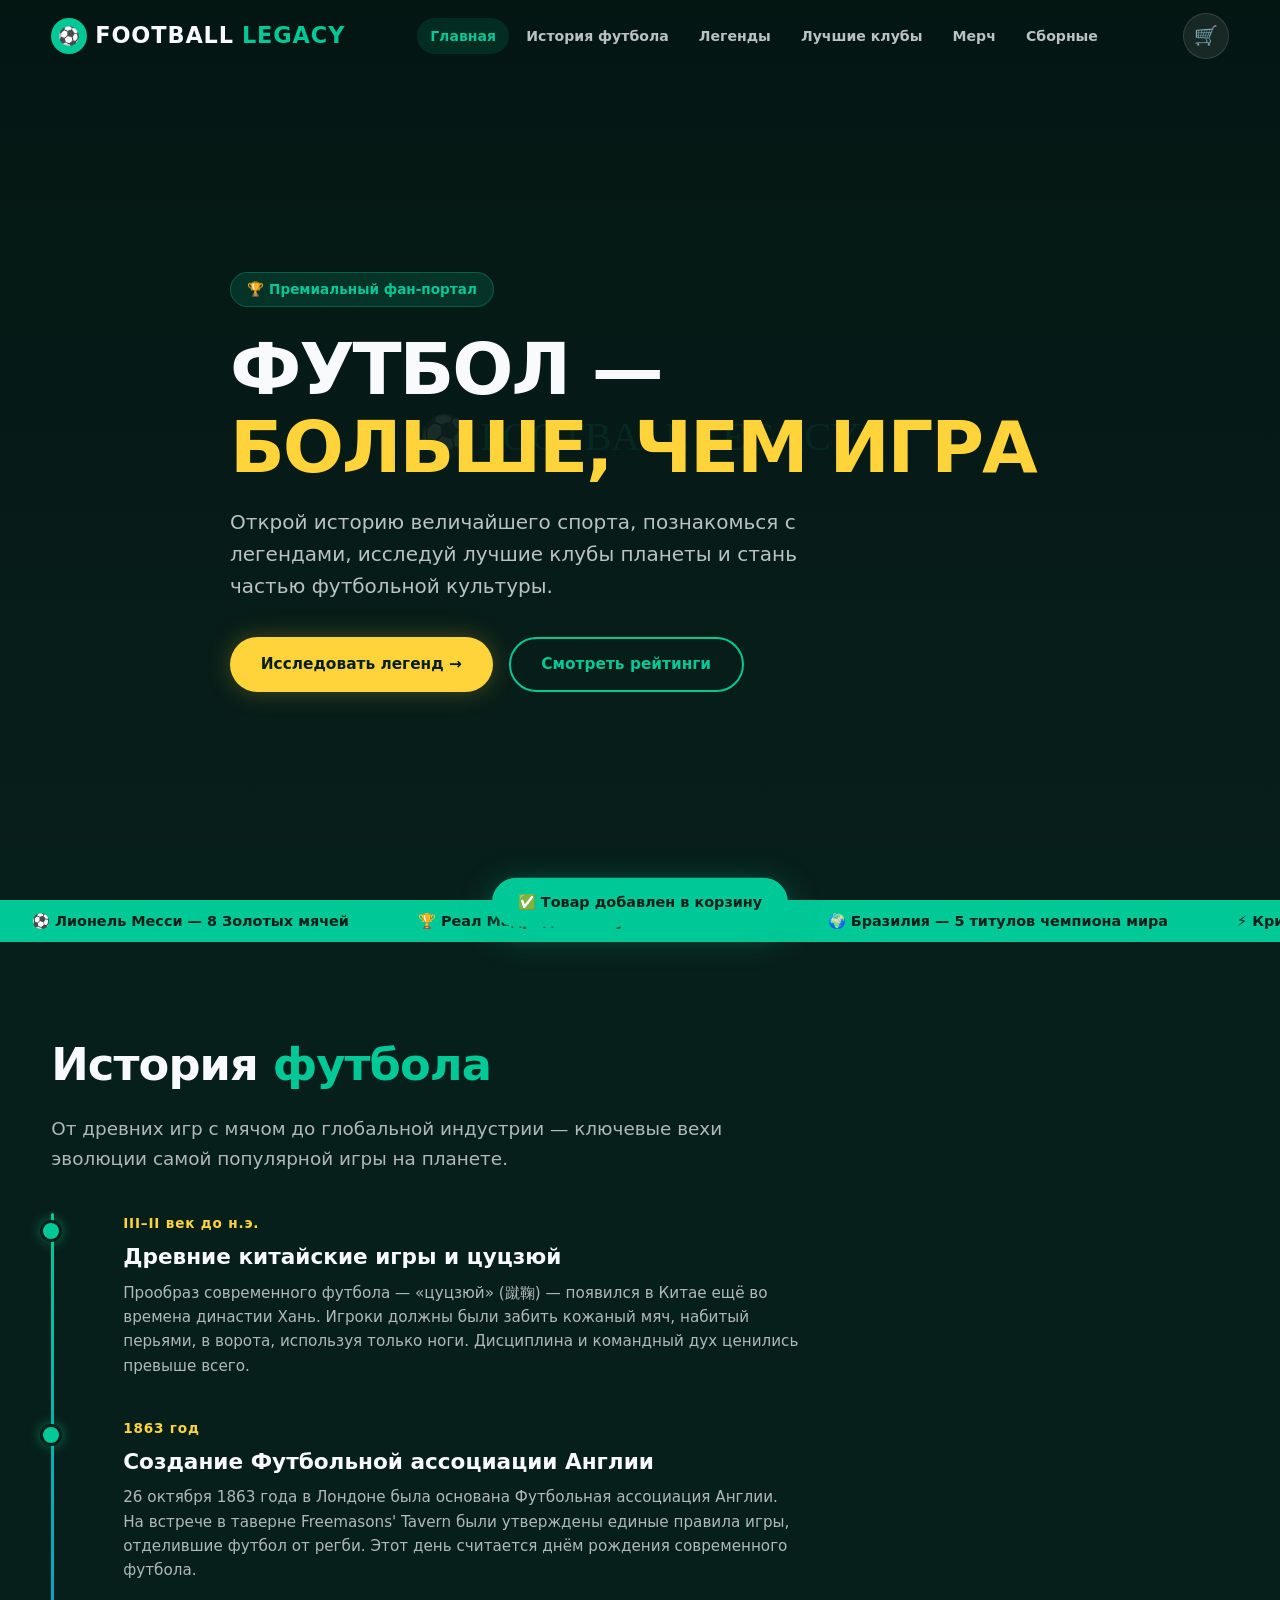
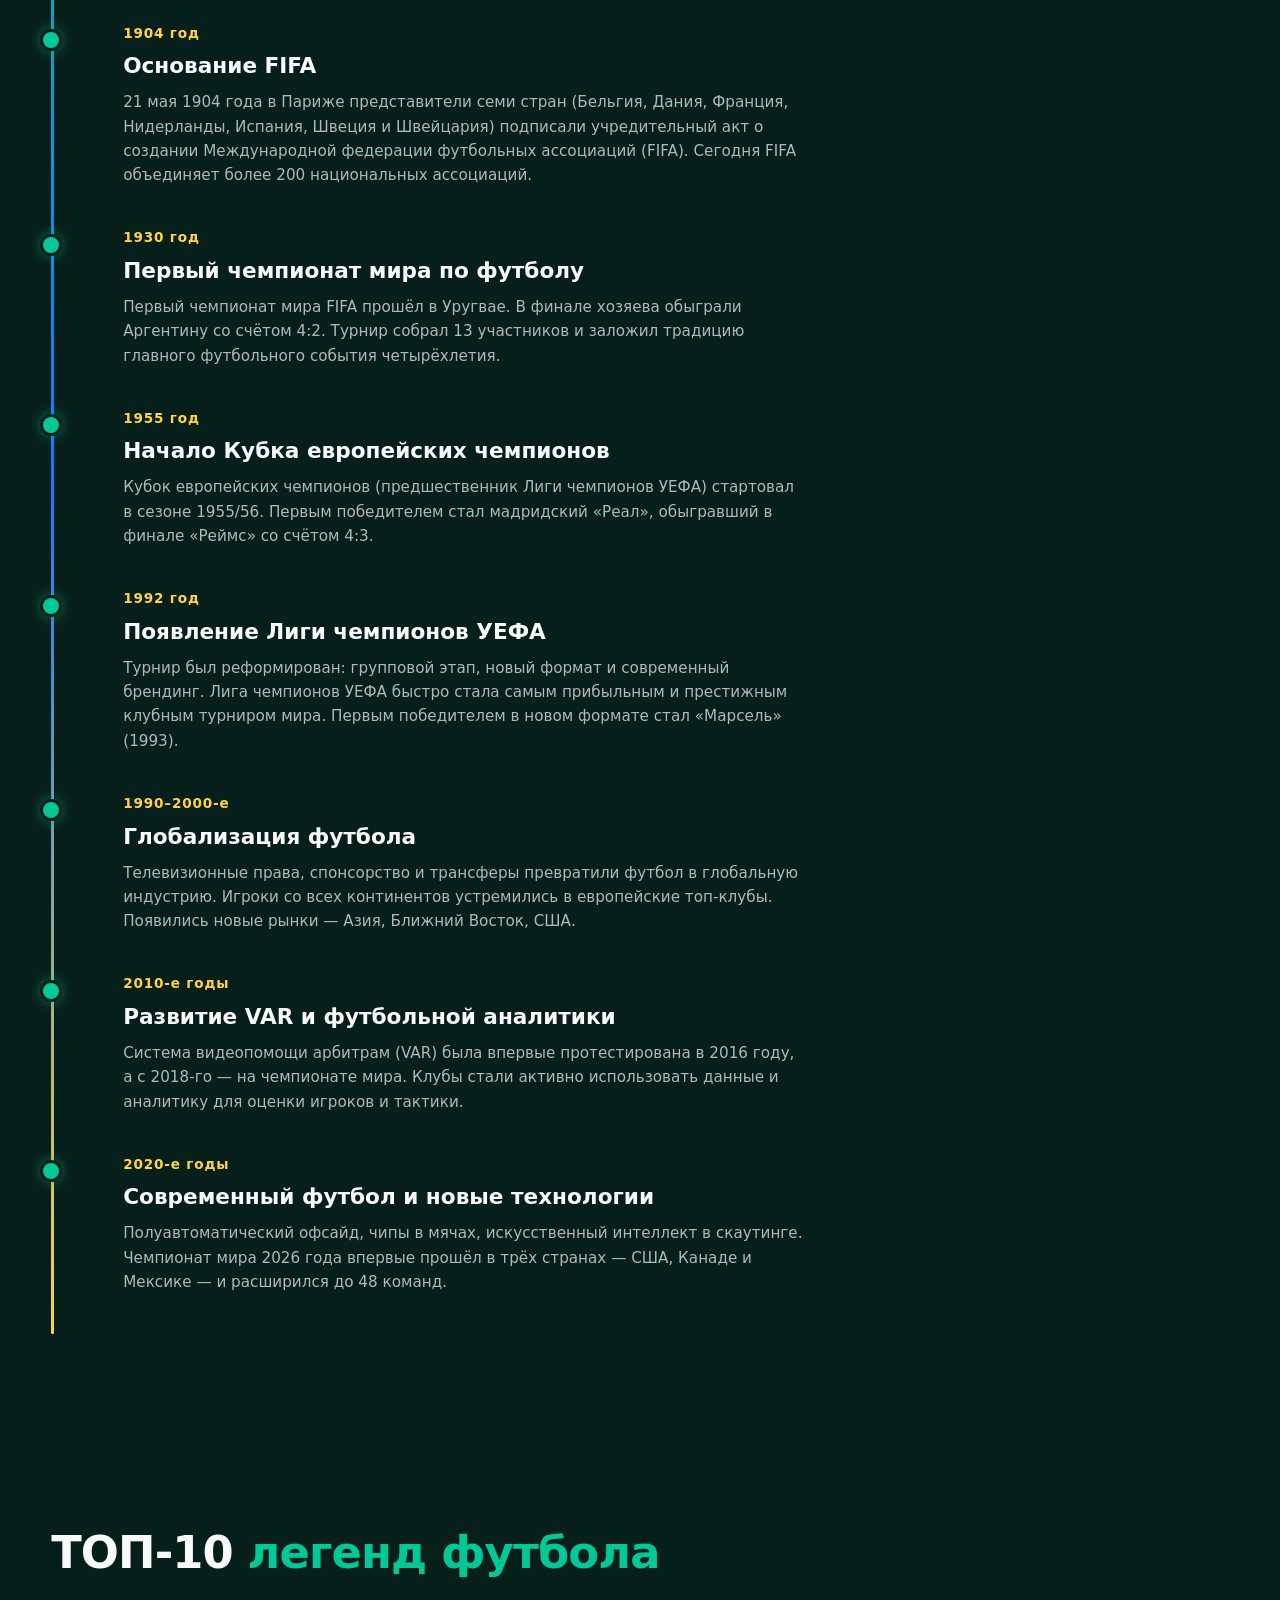
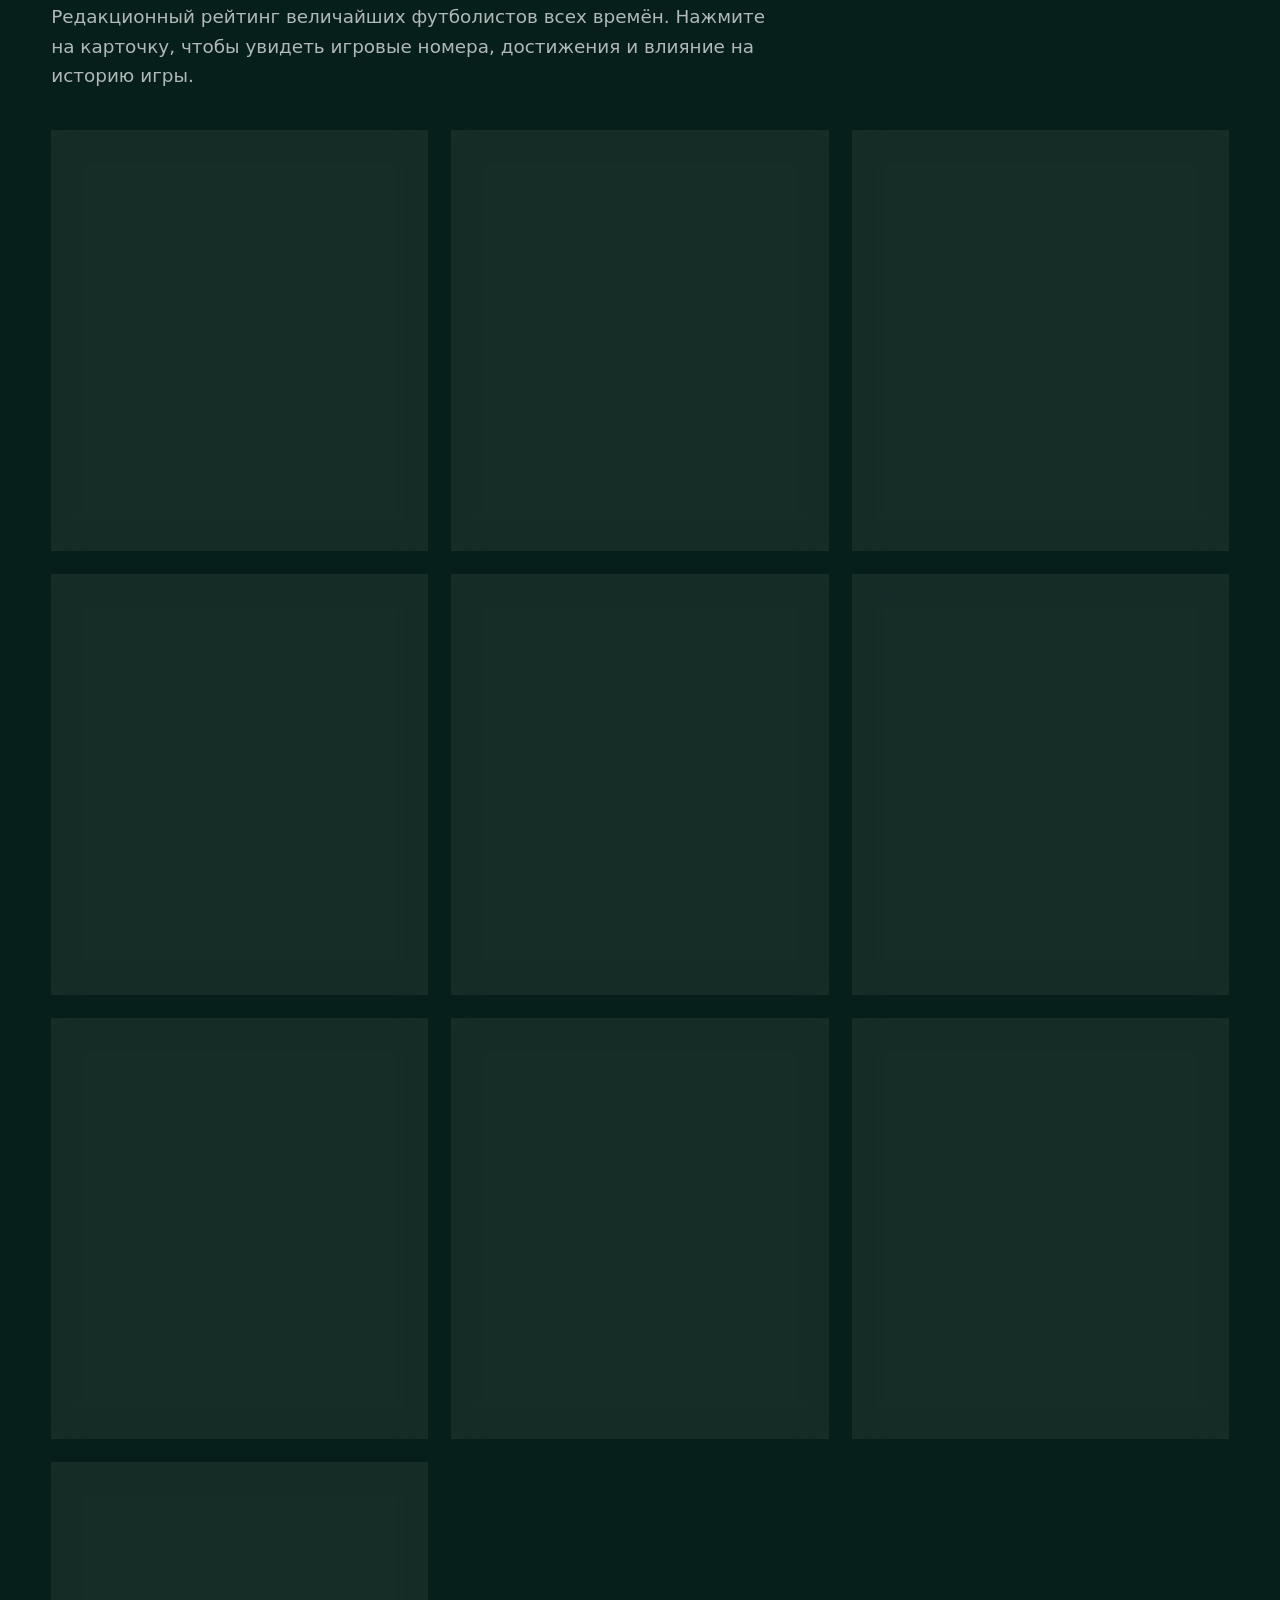
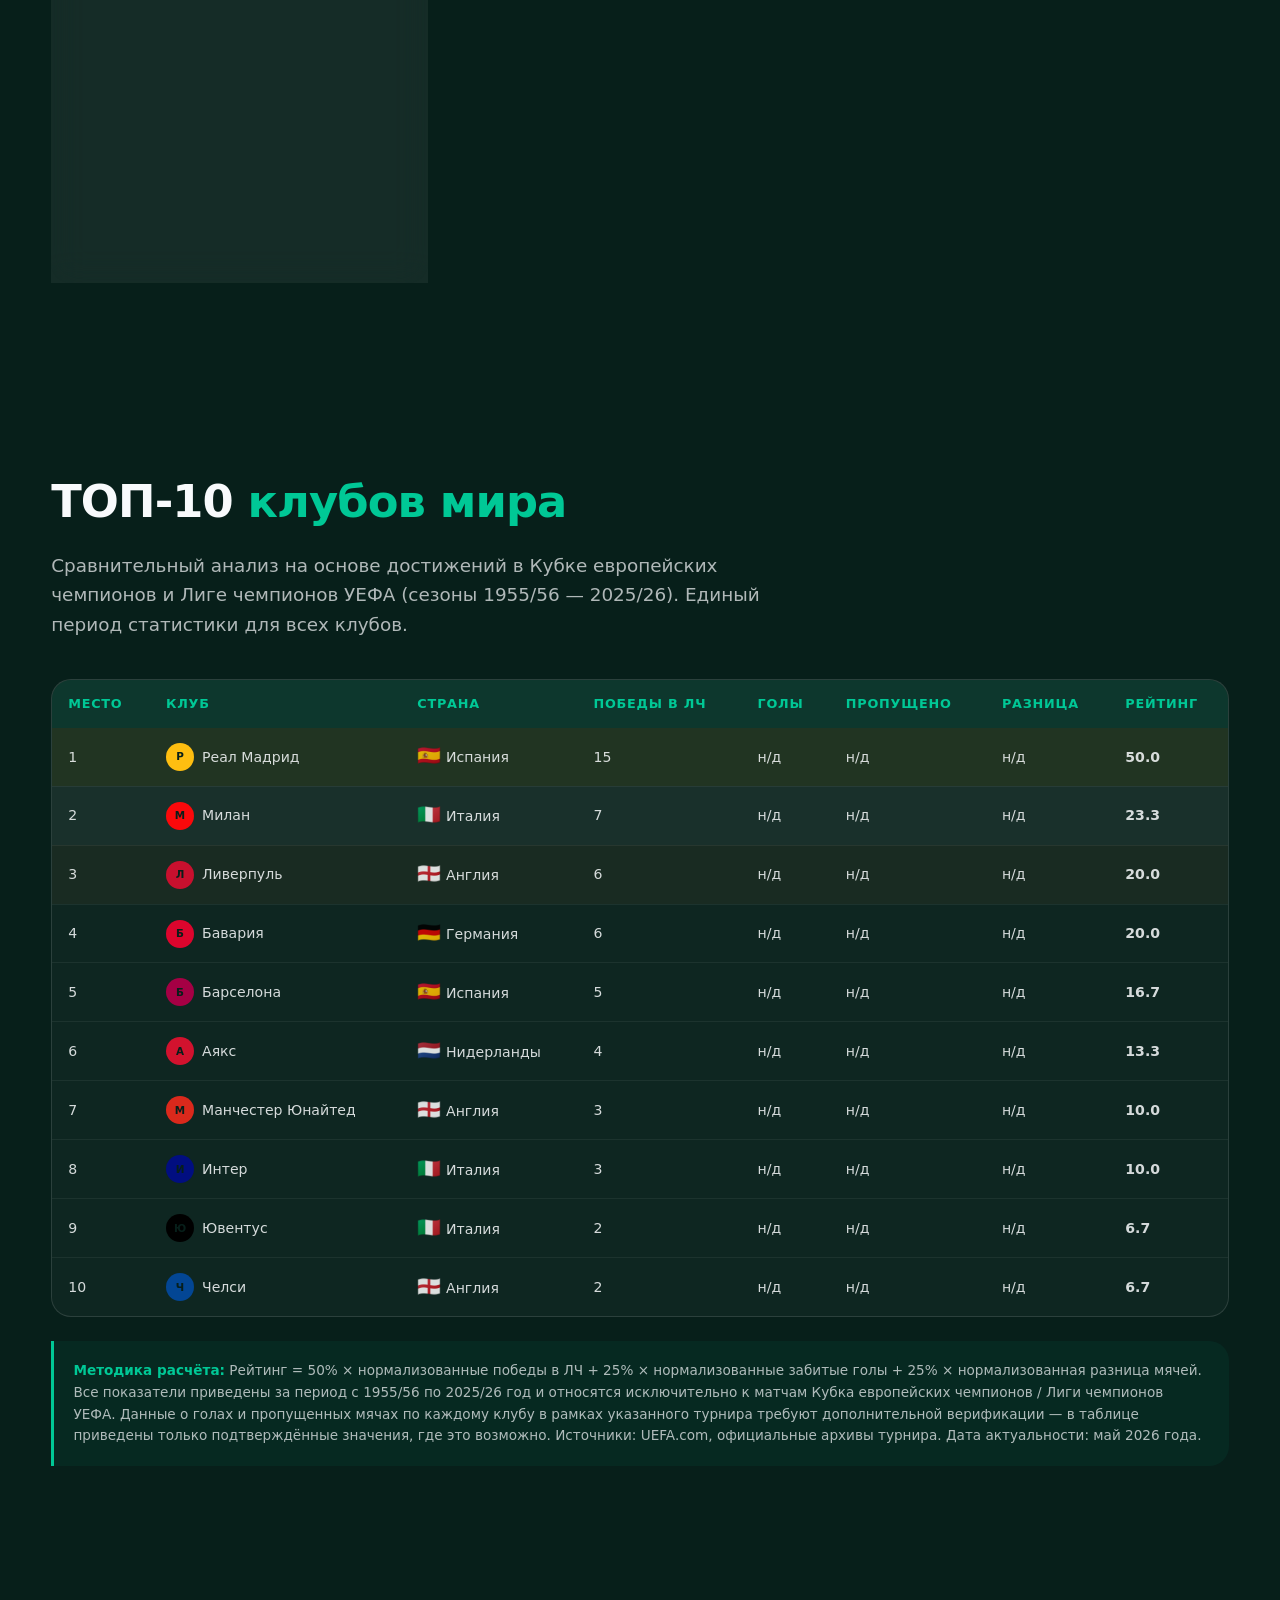
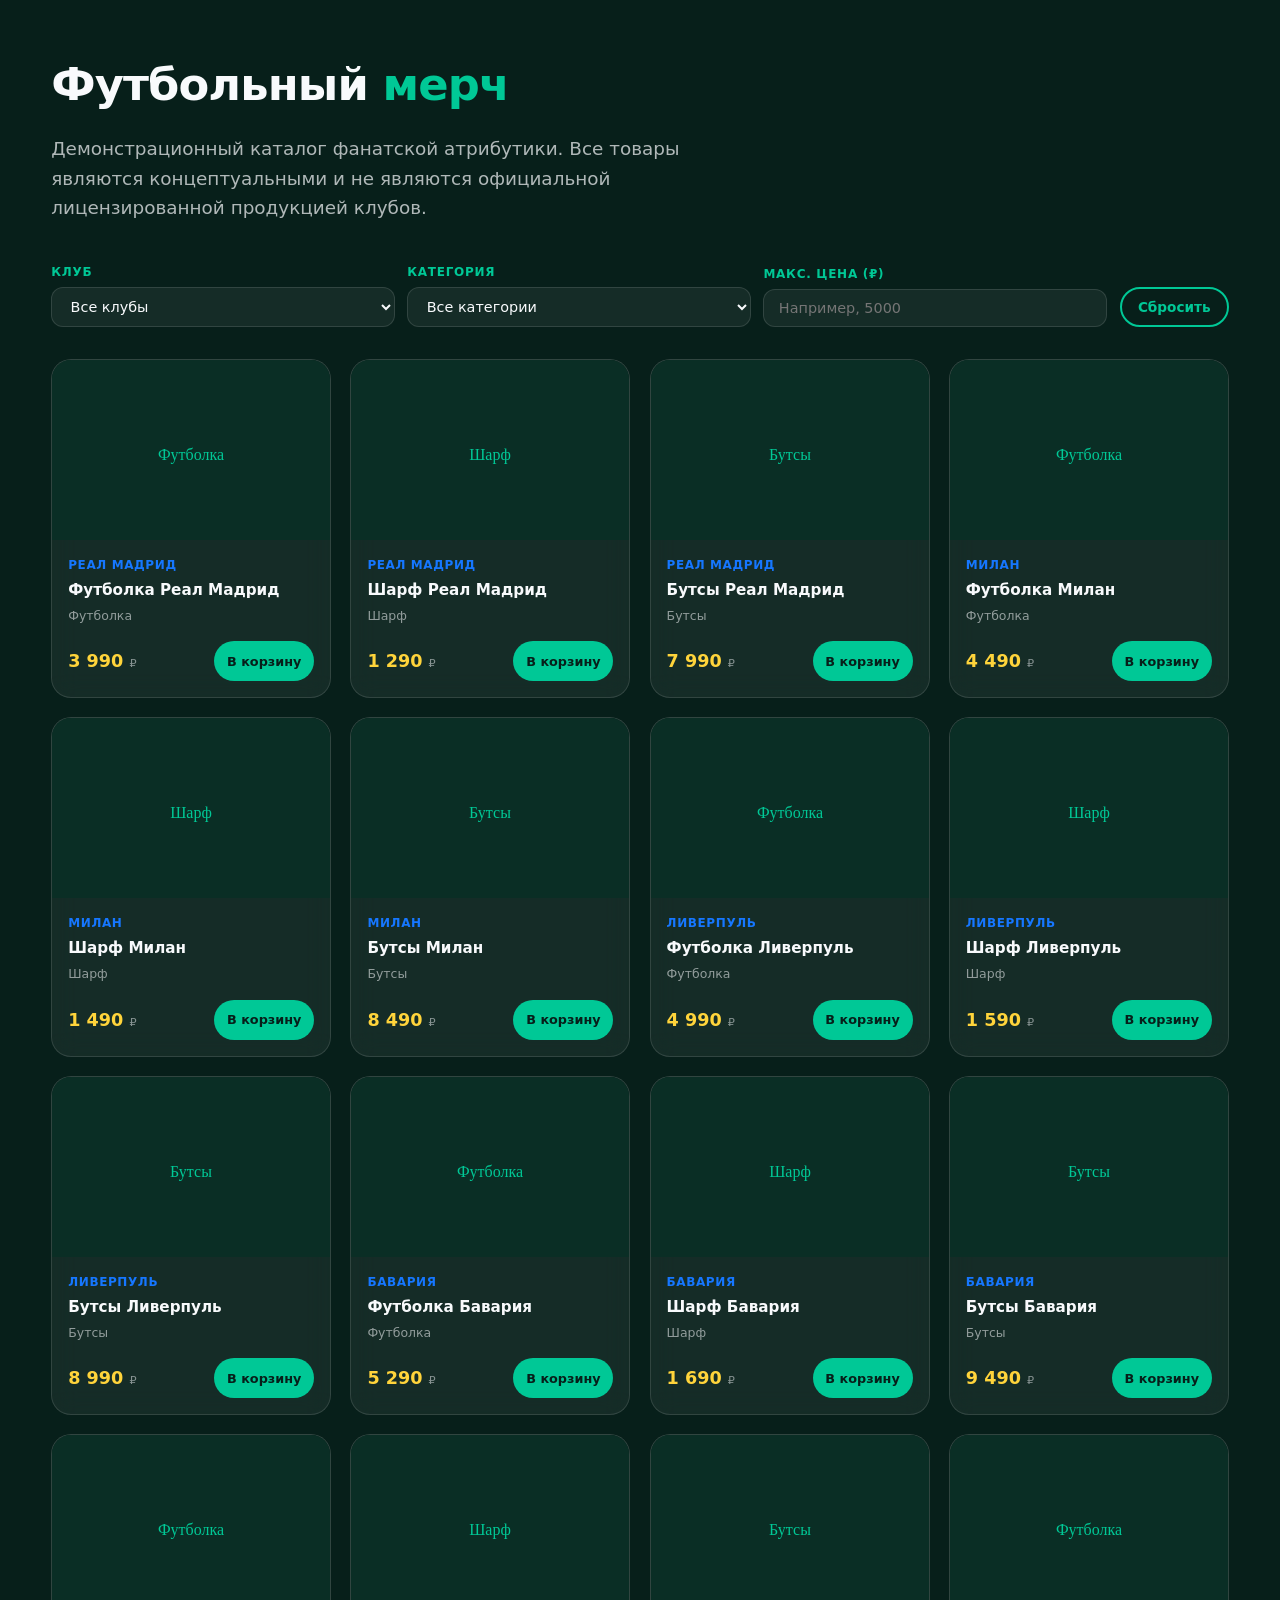
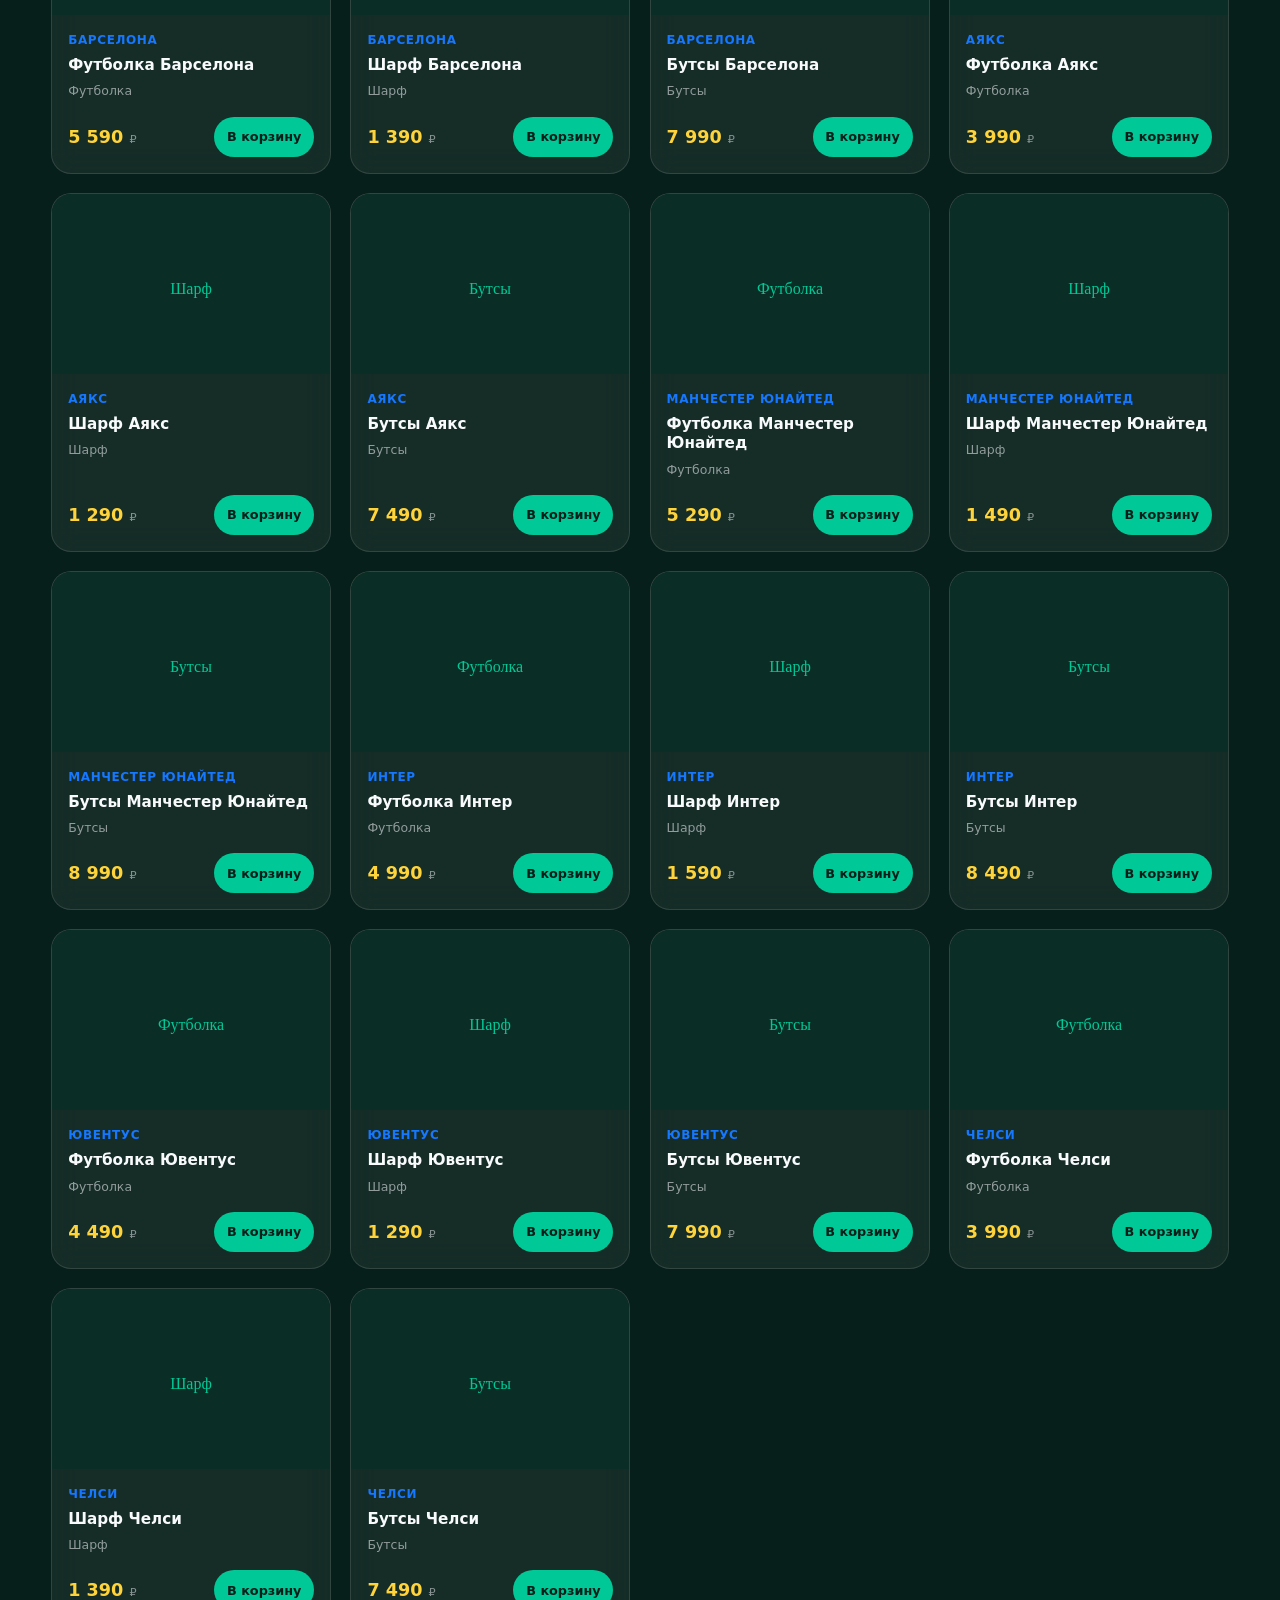
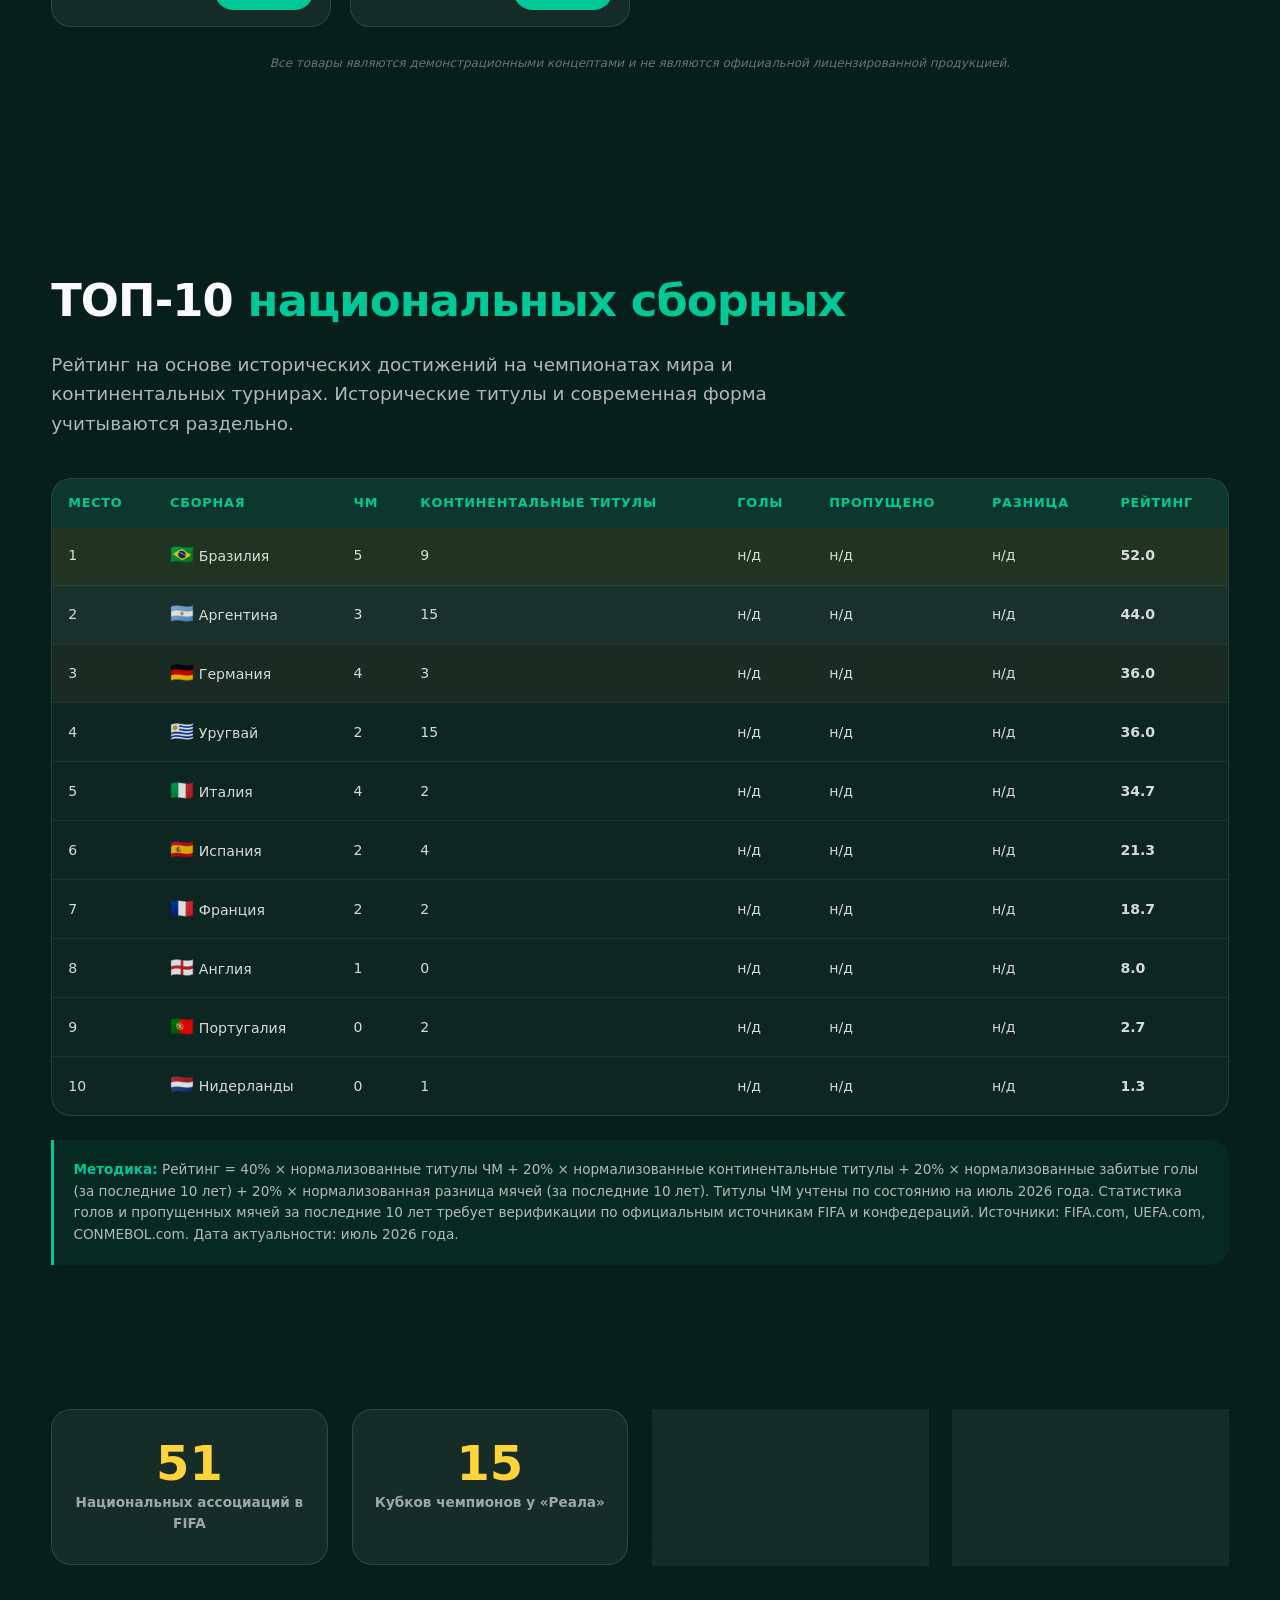
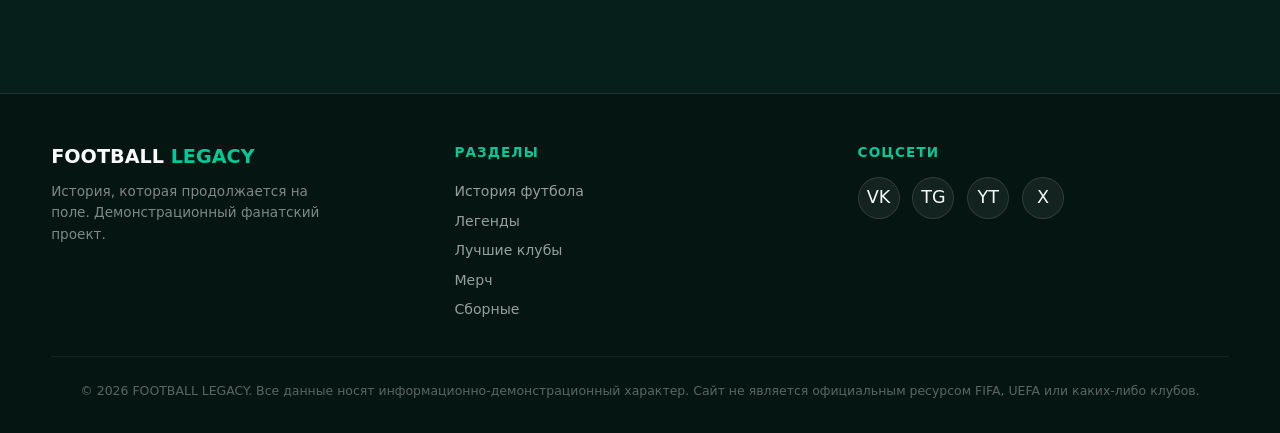
<file: indexDeepSeek.html>
<!DOCTYPE html>
<html lang="ru">
<head>
    <meta charset="UTF-8">
    <meta name="viewport" content="width=device-width, initial-scale=1.0">
    <title>FOOTBALL LEGACY — Больше, чем победа</title>
    <meta name="description" content="FOOTBALL LEGACY — премиальный фан-портал: история футбола, легенды, лучшие клубы, мерч и сборные.">
    <style>
        /* ============ БАЗОВЫЕ ПЕРЕМЕННЫЕ ============ */
        :root {
            --dark-green: #071F1A;
            --emerald: #00C896;
            --yellow: #FFD43B;
            --blue: #1677FF;
            --white: #F8FAFC;
            --glass-bg: rgba(255, 255, 255, 0.06);
            --glass-border: rgba(255, 255, 255, 0.12);
            --radius: 20px;
            --shadow: 0 8px 32px rgba(0, 0, 0, 0.35);
            --transition: 0.35s cubic-bezier(0.25, 0.8, 0.25, 1);
            --font-main: 'Segoe UI', system-ui, -apple-system, sans-serif;
        }

        * {
            margin: 0;
            padding: 0;
            box-sizing: border-box;
        }

        html {
            scroll-behavior: smooth;
        }

        body {
            font-family: var(--font-main);
            background-color: var(--dark-green);
            color: var(--white);
            line-height: 1.6;
            overflow-x: hidden;
            min-height: 100vh;
        }

        img {
            max-width: 100%;
            display: block;
        }

        a {
            color: inherit;
            text-decoration: none;
        }

        button {
            font-family: inherit;
            cursor: pointer;
            border: none;
            background: none;
            color: inherit;
        }

        ul, ol {
            list-style: none;
        }

        /* ============ УТИЛИТЫ ============ */
        .container {
            width: min(1280px, 92%);
            margin-inline: auto;
        }

        .section {
            padding: clamp(3rem, 8vw, 6rem) 0;
        }

        .section-title {
            font-size: clamp(1.8rem, 4vw, 2.8rem);
            font-weight: 800;
            letter-spacing: -0.02em;
            margin-bottom: 0.5em;
            line-height: 1.2;
        }

        .section-title span {
            color: var(--emerald);
        }

        .section-subtitle {
            font-size: clamp(0.95rem, 1.5vw, 1.15rem);
            color: rgba(248, 250, 252, 0.7);
            max-width: 720px;
            margin-bottom: 2.5rem;
        }

        .glass {
            background: var(--glass-bg);
            backdrop-filter: blur(16px);
            -webkit-backdrop-filter: blur(16px);
            border: 1px solid var(--glass-border);
            border-radius: var(--radius);
            box-shadow: var(--shadow);
        }

        .btn {
            display: inline-flex;
            align-items: center;
            justify-content: center;
            gap: 0.5rem;
            padding: 0.85em 2em;
            border-radius: 50px;
            font-weight: 700;
            font-size: clamp(0.9rem, 1.2vw, 1.05rem);
            transition: var(--transition);
            white-space: nowrap;
            min-height: 48px;
        }

        .btn-primary {
            background: var(--yellow);
            color: var(--dark-green);
            box-shadow: 0 0 24px rgba(255, 212, 59, 0.25);
        }

        .btn-primary:hover {
            background: #ffe066;
            box-shadow: 0 0 36px rgba(255, 212, 59, 0.45);
            transform: translateY(-2px);
        }

        .btn-outline {
            background: transparent;
            border: 2px solid var(--emerald);
            color: var(--emerald);
        }

        .btn-outline:hover {
            background: var(--emerald);
            color: var(--dark-green);
            box-shadow: 0 0 30px rgba(0, 200, 150, 0.35);
            transform: translateY(-2px);
        }

        .btn-sm {
            padding: 0.55em 1.2em;
            font-size: 0.85rem;
            min-height: 40px;
        }

        /* ============ АНИМАЦИИ ПОЯВЛЕНИЯ ============ */
        .reveal {
            opacity: 0;
            transform: translateY(40px);
            transition: opacity 0.8s ease, transform 0.8s ease;
        }

        .reveal.visible {
            opacity: 1;
            transform: translateY(0);
        }

        /* ============ ШАПКА ============ */
        .header {
            position: fixed;
            top: 0;
            left: 0;
            right: 0;
            z-index: 1000;
            padding: 0.8rem 0;
            transition: var(--transition);
            background: transparent;
        }

        .header.scrolled {
            background: rgba(7, 31, 26, 0.82);
            backdrop-filter: blur(20px);
            -webkit-backdrop-filter: blur(20px);
            box-shadow: 0 4px 30px rgba(0, 0, 0, 0.3);
            padding: 0.4rem 0;
        }

        .header-inner {
            display: flex;
            align-items: center;
            justify-content: space-between;
            gap: 1rem;
        }

        .logo {
            font-size: clamp(1.1rem, 2vw, 1.4rem);
            font-weight: 900;
            letter-spacing: 0.04em;
            display: flex;
            align-items: center;
            gap: 0.5rem;
            z-index: 1001;
        }

        .logo-icon {
            width: 36px;
            height: 36px;
            background: var(--emerald);
            border-radius: 50%;
            display: grid;
            place-items: center;
            font-size: 1.1rem;
            color: var(--dark-green);
            flex-shrink: 0;
        }

        .logo span {
            color: var(--emerald);
        }

        .nav {
            display: flex;
            align-items: center;
            gap: 0.3rem;
        }

        .nav a {
            padding: 0.5em 0.9em;
            border-radius: 40px;
            font-size: 0.88rem;
            font-weight: 600;
            color: rgba(248, 250, 252, 0.75);
            transition: var(--transition);
            position: relative;
            white-space: nowrap;
        }

        .nav a:hover,
        .nav a.active {
            color: var(--white);
            background: rgba(0, 200, 150, 0.12);
        }

        .nav a.active {
            color: var(--emerald);
        }

        .header-actions {
            display: flex;
            align-items: center;
            gap: 0.8rem;
        }

        .cart-btn {
            position: relative;
            width: 46px;
            height: 46px;
            border-radius: 50%;
            background: rgba(255, 255, 255, 0.08);
            border: 1px solid var(--glass-border);
            display: grid;
            place-items: center;
            font-size: 1.2rem;
            transition: var(--transition);
            color: var(--white);
        }

        .cart-btn:hover {
            background: rgba(0, 200, 150, 0.2);
            border-color: var(--emerald);
        }

        .cart-count {
            position: absolute;
            top: -4px;
            right: -4px;
            background: var(--yellow);
            color: var(--dark-green);
            font-size: 0.7rem;
            font-weight: 800;
            width: 22px;
            height: 22px;
            border-radius: 50%;
            display: grid;
            place-items: center;
            transition: var(--transition);
        }

        .cart-count.hidden {
            display: none;
        }

        .burger {
            display: none;
            width: 46px;
            height: 46px;
            border-radius: 50%;
            background: rgba(255, 255, 255, 0.08);
            border: 1px solid var(--glass-border);
            place-items: center;
            z-index: 1001;
        }

        .burger span {
            display: block;
            width: 22px;
            height: 2px;
            background: var(--white);
            margin: 4px 0;
            transition: var(--transition);
            border-radius: 2px;
        }

        .burger.active span:nth-child(1) {
            transform: rotate(45deg) translate(4px, 4px);
        }

        .burger.active span:nth-child(2) {
            opacity: 0;
        }

        .burger.active span:nth-child(3) {
            transform: rotate(-45deg) translate(4px, -4px);
        }

        /* ============ ГЛАВНЫЙ ЭКРАН ============ */
        .hero {
            position: relative;
            min-height: 100vh;
            display: flex;
            align-items: center;
            overflow: hidden;
        }

        .hero-bg {
            position: absolute;
            inset: 0;
            z-index: 0;
        }

        .hero-bg img {
            width: 100%;
            height: 100%;
            object-fit: cover;
            filter: brightness(0.35) saturate(1.2);
        }

        .hero-bg::after {
            content: '';
            position: absolute;
            inset: 0;
            background: linear-gradient(
                180deg,
                rgba(7, 31, 26, 0.55) 0%,
                rgba(7, 31, 26, 0.75) 40%,
                var(--dark-green) 100%
            );
        }

        .hero-content {
            position: relative;
            z-index: 2;
            padding: 8rem 0 4rem;
            max-width: 820px;
        }

        .hero-badge {
            display: inline-flex;
            align-items: center;
            gap: 0.5rem;
            background: rgba(0, 200, 150, 0.15);
            border: 1px solid rgba(0, 200, 150, 0.3);
            padding: 0.4em 1.2em;
            border-radius: 50px;
            font-size: 0.85rem;
            font-weight: 600;
            color: var(--emerald);
            margin-bottom: 1.5rem;
            animation: fadeInUp 0.8s ease both;
        }

        .hero h1 {
            font-size: clamp(2.2rem, 6vw, 4.5rem);
            font-weight: 900;
            line-height: 1.08;
            letter-spacing: -0.03em;
            margin-bottom: 1.2rem;
            animation: fadeInUp 0.8s 0.15s ease both;
        }

        .hero h1 span {
            color: var(--yellow);
        }

        .hero p {
            font-size: clamp(1rem, 1.6vw, 1.25rem);
            color: rgba(248, 250, 252, 0.75);
            max-width: 620px;
            margin-bottom: 2.2rem;
            animation: fadeInUp 0.8s 0.3s ease both;
        }

        .hero-buttons {
            display: flex;
            flex-wrap: wrap;
            gap: 1rem;
            animation: fadeInUp 0.8s 0.45s ease both;
        }

        @keyframes fadeInUp {
            from {
                opacity: 0;
                transform: translateY(30px);
            }
            to {
                opacity: 1;
                transform: translateY(0);
            }
        }

        /* ============ БЕГУЩАЯ СТРОКА ============ */
        .ticker {
            background: var(--emerald);
            color: var(--dark-green);
            padding: 0.6rem 0;
            overflow: hidden;
            font-weight: 700;
            font-size: 0.9rem;
            white-space: nowrap;
        }

        .ticker-inner {
            display: inline-block;
            animation: tickerMove 30s linear infinite;
        }

        .ticker-inner span {
            margin: 0 2rem;
        }

        @keyframes tickerMove {
            0% { transform: translateX(0); }
            100% { transform: translateX(-50%); }
        }

        /* ============ ТАЙМЛАЙН ============ */
        .timeline {
            position: relative;
            padding-left: 2rem;
        }

        .timeline::before {
            content: '';
            position: absolute;
            left: 0;
            top: 0;
            bottom: 0;
            width: 3px;
            background: linear-gradient(180deg, var(--emerald), var(--blue), var(--yellow));
            border-radius: 3px;
        }

        .timeline-item {
            position: relative;
            padding: 0 0 2.5rem 2.5rem;
        }

        .timeline-item::before {
            content: '';
            position: absolute;
            left: -2rem;
            top: 0.4rem;
            width: 16px;
            height: 16px;
            border-radius: 50%;
            background: var(--emerald);
            border: 3px solid var(--dark-green);
            box-shadow: 0 0 12px rgba(0, 200, 150, 0.5);
            transform: translateX(-50%);
        }

        .timeline-date {
            font-size: 0.85rem;
            font-weight: 800;
            color: var(--yellow);
            letter-spacing: 0.06em;
            margin-bottom: 0.3rem;
        }

        .timeline-item h3 {
            font-size: clamp(1.1rem, 2vw, 1.35rem);
            margin-bottom: 0.4rem;
        }

        .timeline-item p {
            color: rgba(248, 250, 252, 0.7);
            font-size: 0.95rem;
            max-width: 680px;
        }

        /* ============ СЕТКА ИГРОКОВ ============ */
        .players-grid {
            display: grid;
            grid-template-columns: repeat(auto-fill, minmax(280px, 1fr));
            gap: 1.5rem;
        }

        .player-card {
            perspective: 1200px;
            height: 420px;
            cursor: pointer;
        }

        .player-card-inner {
            position: relative;
            width: 100%;
            height: 100%;
            transition: transform 0.7s cubic-bezier(0.4, 0.2, 0.2, 1);
            transform-style: preserve-3d;
        }

        .player-card.flipped .player-card-inner {
            transform: rotateY(180deg);
        }

        .player-card-front,
        .player-card-back {
            position: absolute;
            inset: 0;
            border-radius: var(--radius);
            backface-visibility: hidden;
            -webkit-backface-visibility: hidden;
            overflow: hidden;
        }

        .player-card-front {
            background: var(--glass-bg);
            backdrop-filter: blur(16px);
            border: 1px solid var(--glass-border);
            display: flex;
            flex-direction: column;
        }

        .player-rank {
            position: absolute;
            top: 12px;
            left: 12px;
            z-index: 2;
            background: var(--yellow);
            color: var(--dark-green);
            font-weight: 900;
            font-size: 0.85rem;
            width: 36px;
            height: 36px;
            border-radius: 50%;
            display: grid;
            place-items: center;
        }

        .player-img {
            width: 100%;
            height: 220px;
            object-fit: cover;
            background: linear-gradient(135deg, #0a2e25, #071F1A);
        }

        .player-info {
            padding: 1rem 1.2rem;
            flex: 1;
            display: flex;
            flex-direction: column;
            gap: 0.2rem;
        }

        .player-info h3 {
            font-size: 1.15rem;
            font-weight: 800;
        }

        .player-meta {
            font-size: 0.82rem;
            color: rgba(248, 250, 252, 0.6);
        }

        .player-tags {
            display: flex;
            flex-wrap: wrap;
            gap: 0.35rem;
            margin-top: auto;
        }

        .player-tag {
            font-size: 0.7rem;
            font-weight: 700;
            padding: 0.25em 0.7em;
            border-radius: 20px;
            background: rgba(0, 200, 150, 0.15);
            color: var(--emerald);
            border: 1px solid rgba(0, 200, 150, 0.25);
        }

        .player-card-back {
            background: linear-gradient(145deg, rgba(0, 200, 150, 0.12), rgba(22, 119, 255, 0.12));
            backdrop-filter: blur(16px);
            border: 1px solid var(--glass-border);
            transform: rotateY(180deg);
            padding: 1.2rem;
            display: flex;
            flex-direction: column;
            gap: 0.6rem;
            overflow-y: auto;
        }

        .player-card-back h4 {
            font-size: 0.95rem;
            color: var(--yellow);
            margin-bottom: 0.1rem;
        }

        .player-card-back p {
            font-size: 0.82rem;
            color: rgba(248, 250, 252, 0.8);
            line-height: 1.5;
        }

        .player-numbers {
            display: flex;
            flex-wrap: wrap;
            gap: 0.3rem;
        }

        .player-numbers span {
            font-size: 0.75rem;
            font-weight: 700;
            background: rgba(255, 212, 59, 0.15);
            color: var(--yellow);
            padding: 0.2em 0.6em;
            border-radius: 6px;
            border: 1px solid rgba(255, 212, 59, 0.25);
        }

        /* ============ ТАБЛИЦЫ ============ */
        .table-wrap {
            overflow-x: auto;
            -webkit-overflow-scrolling: touch;
            border-radius: var(--radius);
            border: 1px solid var(--glass-border);
            background: rgba(255, 255, 255, 0.03);
        }

        table {
            width: 100%;
            border-collapse: collapse;
            min-width: 700px;
        }

        th, td {
            padding: 0.85rem 1rem;
            text-align: left;
            font-size: 0.88rem;
            white-space: nowrap;
        }

        th {
            background: rgba(0, 200, 150, 0.1);
            color: var(--emerald);
            font-weight: 700;
            font-size: 0.8rem;
            text-transform: uppercase;
            letter-spacing: 0.06em;
            position: sticky;
            top: 0;
            z-index: 2;
            cursor: pointer;
            user-select: none;
            transition: background 0.2s;
        }

        th:hover {
            background: rgba(0, 200, 150, 0.2);
        }

        th.sorted-asc::after {
            content: ' ▲';
            font-size: 0.7rem;
        }

        th.sorted-desc::after {
            content: ' ▼';
            font-size: 0.7rem;
        }

        td {
            border-bottom: 1px solid rgba(255, 255, 255, 0.06);
            color: rgba(248, 250, 252, 0.85);
        }

        tr:last-child td {
            border-bottom: none;
        }

        tr:hover td {
            background: rgba(255, 255, 255, 0.03);
        }

        .top-1 td { background: rgba(255, 212, 59, 0.08); }
        .top-2 td { background: rgba(192, 192, 192, 0.06); }
        .top-3 td { background: rgba(205, 127, 50, 0.06); }

        .club-badge {
            display: inline-flex;
            align-items: center;
            gap: 0.5rem;
        }

        .club-badge-icon {
            width: 28px;
            height: 28px;
            border-radius: 50%;
            display: grid;
            place-items: center;
            font-weight: 900;
            font-size: 0.65rem;
            color: var(--dark-green);
            flex-shrink: 0;
        }

        .flag {
            font-size: 1.2rem;
            margin-right: 0.3rem;
        }

        .methodology {
            margin-top: 1.5rem;
            padding: 1.2rem;
            background: rgba(0, 200, 150, 0.06);
            border-left: 3px solid var(--emerald);
            border-radius: 0 var(--radius) var(--radius) 0;
            font-size: 0.85rem;
            color: rgba(248, 250, 252, 0.7);
        }

        .methodology strong {
            color: var(--emerald);
        }

        /* ============ МАГАЗИН ============ */
        .shop-filters {
            display: flex;
            flex-wrap: wrap;
            gap: 0.8rem;
            margin-bottom: 2rem;
            align-items: end;
        }

        .filter-group {
            display: flex;
            flex-direction: column;
            gap: 0.3rem;
            flex: 1 1 160px;
        }

        .filter-group label {
            font-size: 0.75rem;
            font-weight: 700;
            color: var(--emerald);
            text-transform: uppercase;
            letter-spacing: 0.06em;
        }

        .filter-group select,
        .filter-group input {
            padding: 0.7em 1em;
            border-radius: 12px;
            background: rgba(255, 255, 255, 0.06);
            border: 1px solid var(--glass-border);
            color: var(--white);
            font-family: inherit;
            font-size: 0.9rem;
            outline: none;
            transition: border 0.2s;
        }

        .filter-group select:focus,
        .filter-group input:focus {
            border-color: var(--emerald);
        }

        .filter-group select option {
            background: var(--dark-green);
            color: var(--white);
        }

        .products-grid {
            display: grid;
            grid-template-columns: repeat(auto-fill, minmax(240px, 1fr));
            gap: 1.2rem;
        }

        .product-card {
            background: var(--glass-bg);
            backdrop-filter: blur(12px);
            border: 1px solid var(--glass-border);
            border-radius: var(--radius);
            overflow: hidden;
            transition: var(--transition);
            display: flex;
            flex-direction: column;
        }

        .product-card:hover {
            transform: translateY(-6px);
            border-color: rgba(0, 200, 150, 0.4);
            box-shadow: 0 16px 40px rgba(0, 200, 150, 0.12);
        }

        .product-img {
            width: 100%;
            height: 180px;
            object-fit: cover;
            background: linear-gradient(135deg, #0a2e25, #071F1A);
        }

        .product-body {
            padding: 1rem;
            flex: 1;
            display: flex;
            flex-direction: column;
            gap: 0.35rem;
        }

        .product-club {
            font-size: 0.75rem;
            font-weight: 700;
            color: var(--blue);
            text-transform: uppercase;
            letter-spacing: 0.05em;
        }

        .product-name {
            font-size: 0.95rem;
            font-weight: 700;
            line-height: 1.3;
        }

        .product-cat {
            font-size: 0.78rem;
            color: rgba(248, 250, 252, 0.55);
        }

        .product-footer {
            display: flex;
            align-items: center;
            justify-content: space-between;
            margin-top: auto;
            padding-top: 0.6rem;
            gap: 0.5rem;
        }

        .product-price {
            font-size: 1.1rem;
            font-weight: 800;
            color: var(--yellow);
        }

        .product-price small {
            font-size: 0.7rem;
            font-weight: 400;
            color: rgba(248, 250, 252, 0.5);
        }

        .add-to-cart {
            padding: 0.55em 1em;
            border-radius: 50px;
            background: var(--emerald);
            color: var(--dark-green);
            font-weight: 700;
            font-size: 0.8rem;
            transition: var(--transition);
            min-height: 40px;
        }

        .add-to-cart:hover {
            background: #00e0aa;
            box-shadow: 0 0 20px rgba(0, 200, 150, 0.4);
            transform: scale(1.04);
        }

        .product-disclaimer {
            grid-column: 1 / -1;
            text-align: center;
            font-size: 0.75rem;
            color: rgba(248, 250, 252, 0.4);
            padding: 0.5rem;
            font-style: italic;
        }

        /* ============ КОРЗИНА (МОДАЛЬНОЕ ОКНО) ============ */
        .cart-modal-overlay {
            position: fixed;
            inset: 0;
            background: rgba(0, 0, 0, 0.6);
            backdrop-filter: blur(6px);
            z-index: 2000;
            display: flex;
            justify-content: flex-end;
            opacity: 0;
            pointer-events: none;
            transition: opacity 0.3s ease;
        }

        .cart-modal-overlay.open {
            opacity: 1;
            pointer-events: auto;
        }

        .cart-modal {
            width: min(480px, 100%);
            height: 100%;
            background: rgba(10, 35, 28, 0.97);
            backdrop-filter: blur(24px);
            border-left: 1px solid var(--glass-border);
            display: flex;
            flex-direction: column;
            transform: translateX(100%);
            transition: transform 0.4s cubic-bezier(0.25, 0.8, 0.25, 1);
            padding: 1.5rem;
            overflow-y: auto;
        }

        .cart-modal-overlay.open .cart-modal {
            transform: translateX(0);
        }

        .cart-modal-header {
            display: flex;
            align-items: center;
            justify-content: space-between;
            margin-bottom: 1.5rem;
            padding-bottom: 1rem;
            border-bottom: 1px solid var(--glass-border);
        }

        .cart-modal-header h3 {
            font-size: 1.3rem;
            font-weight: 800;
        }

        .cart-close {
            width: 40px;
            height: 40px;
            border-radius: 50%;
            background: rgba(255, 255, 255, 0.08);
            display: grid;
            place-items: center;
            font-size: 1.2rem;
            transition: var(--transition);
            color: var(--white);
        }

        .cart-close:hover {
            background: rgba(255, 0, 0, 0.2);
            color: #ff6b6b;
        }

        .cart-items {
            flex: 1;
            display: flex;
            flex-direction: column;
            gap: 0.8rem;
        }

        .cart-empty {
            text-align: center;
            color: rgba(248, 250, 252, 0.4);
            padding: 3rem 1rem;
            font-size: 0.95rem;
        }

        .cart-item {
            display: flex;
            gap: 0.8rem;
            padding: 0.8rem;
            background: rgba(255, 255, 255, 0.04);
            border-radius: 16px;
            border: 1px solid var(--glass-border);
        }

        .cart-item-img {
            width: 70px;
            height: 70px;
            border-radius: 12px;
            object-fit: cover;
            flex-shrink: 0;
            background: #0a2e25;
        }

        .cart-item-info {
            flex: 1;
            display: flex;
            flex-direction: column;
            gap: 0.2rem;
            min-width: 0;
        }

        .cart-item-info h4 {
            font-size: 0.88rem;
            font-weight: 700;
            white-space: nowrap;
            overflow: hidden;
            text-overflow: ellipsis;
        }

        .cart-item-info .cart-item-club {
            font-size: 0.72rem;
            color: rgba(248, 250, 252, 0.5);
        }

        .cart-item-controls {
            display: flex;
            align-items: center;
            gap: 0.4rem;
            margin-top: 0.3rem;
        }

        .qty-btn {
            width: 32px;
            height: 32px;
            border-radius: 50%;
            background: rgba(255, 255, 255, 0.08);
            display: grid;
            place-items: center;
            font-size: 1rem;
            font-weight: 700;
            transition: var(--transition);
            color: var(--white);
        }

        .qty-btn:hover {
            background: var(--emerald);
            color: var(--dark-green);
        }

        .qty-value {
            font-weight: 800;
            font-size: 0.95rem;
            min-width: 28px;
            text-align: center;
        }

        .cart-item-price {
            font-size: 0.9rem;
            font-weight: 700;
            color: var(--yellow);
            white-space: nowrap;
        }

        .cart-item-remove {
            background: none;
            color: #ff6b6b;
            font-size: 0.75rem;
            font-weight: 600;
            padding: 0;
            margin-top: 0.2rem;
            transition: opacity 0.2s;
        }

        .cart-item-remove:hover {
            opacity: 0.7;
            text-decoration: underline;
        }

        .cart-modal-footer {
            margin-top: 1.5rem;
            padding-top: 1rem;
            border-top: 1px solid var(--glass-border);
            display: flex;
            flex-direction: column;
            gap: 1rem;
        }

        .cart-total {
            display: flex;
            justify-content: space-between;
            align-items: center;
            font-size: 1.1rem;
            font-weight: 800;
        }

        .cart-total span:last-child {
            color: var(--yellow);
        }

        .checkout-btn {
            width: 100%;
            padding: 1em;
            border-radius: 50px;
            background: var(--yellow);
            color: var(--dark-green);
            font-weight: 800;
            font-size: 1rem;
            transition: var(--transition);
            min-height: 52px;
        }

        .checkout-btn:hover {
            background: #ffe066;
            box-shadow: 0 0 30px rgba(255, 212, 59, 0.4);
        }

        .checkout-note {
            text-align: center;
            font-size: 0.72rem;
            color: rgba(248, 250, 252, 0.4);
        }

        /* ============ УВЕДОМЛЕНИЕ (TOAST) ============ */
        .toast {
            position: fixed;
            bottom: 2rem;
            left: 50%;
            transform: translateX(-50%) translateY(120%);
            background: var(--emerald);
            color: var(--dark-green);
            padding: 0.9em 1.8em;
            border-radius: 50px;
            font-weight: 700;
            font-size: 0.9rem;
            box-shadow: 0 8px 32px rgba(0, 200, 150, 0.4);
            z-index: 3000;
            transition: transform 0.4s cubic-bezier(0.25, 0.8, 0.25, 1);
            pointer-events: none;
            white-space: nowrap;
        }

        .toast.show {
            transform: translateX(-50%) translateY(0);
        }

        /* ============ СЧЁТЧИКИ ============ */
        .stats-row {
            display: grid;
            grid-template-columns: repeat(auto-fit, minmax(200px, 1fr));
            gap: 1.5rem;
            margin-top: 3rem;
        }

        .stat-card {
            background: var(--glass-bg);
            backdrop-filter: blur(12px);
            border: 1px solid var(--glass-border);
            border-radius: var(--radius);
            padding: 1.8rem 1.2rem;
            text-align: center;
            transition: var(--transition);
        }

        .stat-card:hover {
            border-color: rgba(0, 200, 150, 0.4);
            transform: translateY(-4px);
        }

        .stat-value {
            font-size: clamp(2rem, 4vw, 3rem);
            font-weight: 900;
            color: var(--yellow);
            line-height: 1;
            margin-bottom: 0.3rem;
        }

        .stat-label {
            font-size: 0.85rem;
            color: rgba(248, 250, 252, 0.6);
            font-weight: 600;
        }

        /* ============ ФУТЕР ============ */
        .footer {
            background: rgba(0, 0, 0, 0.3);
            border-top: 1px solid var(--glass-border);
            padding: 3rem 0 2rem;
            margin-top: 2rem;
        }

        .footer-grid {
            display: grid;
            grid-template-columns: repeat(auto-fit, minmax(200px, 1fr));
            gap: 2rem;
            margin-bottom: 2rem;
        }

        .footer-brand h3 {
            font-size: 1.2rem;
            font-weight: 900;
            margin-bottom: 0.5rem;
        }

        .footer-brand h3 span {
            color: var(--emerald);
        }

        .footer-brand p {
            font-size: 0.85rem;
            color: rgba(248, 250, 252, 0.5);
            max-width: 280px;
        }

        .footer-col h4 {
            font-size: 0.85rem;
            text-transform: uppercase;
            letter-spacing: 0.08em;
            color: var(--emerald);
            margin-bottom: 0.8rem;
            font-weight: 700;
        }

        .footer-col a {
            display: block;
            font-size: 0.88rem;
            color: rgba(248, 250, 252, 0.6);
            padding: 0.25em 0;
            transition: color 0.2s;
        }

        .footer-col a:hover {
            color: var(--white);
        }

        .footer-social {
            display: flex;
            gap: 0.8rem;
        }

        .footer-social a {
            width: 42px;
            height: 42px;
            border-radius: 50%;
            background: rgba(255, 255, 255, 0.06);
            border: 1px solid var(--glass-border);
            display: grid;
            place-items: center;
            font-size: 1.1rem;
            transition: var(--transition);
            color: var(--white);
        }

        .footer-social a:hover {
            background: var(--emerald);
            color: var(--dark-green);
            border-color: var(--emerald);
            transform: translateY(-3px);
        }

        .footer-bottom {
            text-align: center;
            padding-top: 1.5rem;
            border-top: 1px solid rgba(255, 255, 255, 0.06);
            font-size: 0.78rem;
            color: rgba(248, 250, 252, 0.35);
        }

        /* ============ КНОПКА НАВЕРХ ============ */
        .back-to-top {
            position: fixed;
            bottom: 2rem;
            right: 2rem;
            width: 52px;
            height: 52px;
            border-radius: 50%;
            background: var(--emerald);
            color: var(--dark-green);
            display: grid;
            place-items: center;
            font-size: 1.3rem;
            font-weight: 900;
            box-shadow: 0 6px 24px rgba(0, 200, 150, 0.35);
            z-index: 900;
            opacity: 0;
            pointer-events: none;
            transition: var(--transition);
            transform: translateY(20px);
        }

        .back-to-top.visible {
            opacity: 1;
            pointer-events: auto;
            transform: translateY(0);
        }

        .back-to-top:hover {
            background: #00e0aa;
            transform: translateY(-4px);
            box-shadow: 0 10px 36px rgba(0, 200, 150, 0.5);
        }

        /* ============ АДАПТИВНОСТЬ ============ */
        @media (max-width: 1024px) {
            .nav a {
                padding: 0.4em 0.6em;
                font-size: 0.82rem;
            }
        }

        @media (max-width: 860px) {
            .nav {
                position: fixed;
                inset: 0;
                background: rgba(7, 31, 26, 0.98);
                backdrop-filter: blur(20px);
                flex-direction: column;
                justify-content: center;
                align-items: center;
                gap: 1.5rem;
                opacity: 0;
                pointer-events: none;
                transition: opacity 0.35s ease;
                z-index: 1000;
            }

            .nav.open {
                opacity: 1;
                pointer-events: auto;
            }

            .nav a {
                font-size: 1.2rem;
                padding: 0.6em 1.2em;
            }

            .burger {
                display: grid;
            }

            .players-grid {
                grid-template-columns: repeat(auto-fill, minmax(240px, 1fr));
            }
        }

        @media (max-width: 600px) {
            .section {
                padding: 2.5rem 0;
            }

            .hero-content {
                padding: 7rem 0 3rem;
            }

            .hero-buttons {
                flex-direction: column;
            }

            .hero-buttons .btn {
                width: 100%;
            }

            .players-grid {
                grid-template-columns: 1fr;
            }

            .products-grid {
                grid-template-columns: repeat(auto-fill, minmax(160px, 1fr));
            }

            .product-img {
                height: 140px;
            }

            .timeline {
                padding-left: 1.2rem;
            }

            .timeline-item {
                padding-left: 1.8rem;
            }

            .cart-modal {
                padding: 1rem;
            }

            .back-to-top {
                bottom: 1rem;
                right: 1rem;
                width: 46px;
                height: 46px;
            }

            .stats-row {
                grid-template-columns: repeat(2, 1fr);
                gap: 0.8rem;
            }

            .stat-card {
                padding: 1.2rem 0.8rem;
            }
        }

        @media (max-width: 380px) {
            .products-grid {
                grid-template-columns: 1fr;
            }
        }

        /* ============ ПРЕДПОЧТЕНИЕ УМЕНЬШЕННОГО ДВИЖЕНИЯ ============ */
        @media (prefers-reduced-motion: reduce) {
            *,
            *::before,
            *::after {
                animation-duration: 0.01ms !important;
                animation-iteration-count: 1 !important;
                transition-duration: 0.01ms !important;
                scroll-behavior: auto !important;
            }

            .reveal {
                opacity: 1;
                transform: none;
            }
        }
    </style>
</head>
<body>

<!-- ================= ШАПКА ================= -->
<header class="header" id="header">
    <div class="container header-inner">
        <a href="#hero" class="logo" aria-label="FOOTBALL LEGACY — на главную">
            <span class="logo-icon">⚽</span>
            FOOTBALL <span>LEGACY</span>
        </a>

        <nav class="nav" id="nav" aria-label="Основная навигация">
            <a href="#hero" class="active">Главная</a>
            <a href="#history">История футбола</a>
            <a href="#legends">Легенды</a>
            <a href="#clubs">Лучшие клубы</a>
            <a href="#shop">Мерч</a>
            <a href="#national">Сборные</a>
        </nav>

        <div class="header-actions">
            <button class="cart-btn" id="cartBtn" aria-label="Открыть корзину">
                🛒
                <span class="cart-count hidden" id="cartCount">0</span>
            </button>
            <button class="burger" id="burger" aria-label="Открыть меню" aria-expanded="false">
                <span></span><span></span><span></span>
            </button>
        </div>
    </div>
</header>

<!-- ================= ГЛАВНЫЙ ЭКРАН ================= -->
<section class="hero" id="hero">
    <div class="hero-bg">
        <img src="https://images.unsplash.com/photo-1522778119026-d647f0596c20?w=1600&q=80"
             alt="Футбольный стадион с высоты"
             loading="eager"
             onerror="this.src='data:image/svg+xml,%3Csvg xmlns=%22http://www.w3.org/2000/svg%22 width=%221600%22 height=%22900%22%3E%3Crect fill=%22%23071F1A%22 width=%221600%22 height=%22900%22/%3E%3Ctext x=%22800%22 y=%22450%22 text-anchor=%22middle%22 fill=%22%2300C896%22 font-size=%2240%22%3E⚽ FOOTBALL LEGACY%3C/text%3E%3C/svg%3E'">
    </div>
    <div class="container hero-content">
        <div class="hero-badge">🏆 Премиальный фан-портал</div>
        <h1>ФУТБОЛ — <span>БОЛЬШЕ, ЧЕМ ИГРА</span></h1>
        <p>Открой историю величайшего спорта, познакомься с легендами, исследуй лучшие клубы планеты и стань частью футбольной культуры.</p>
        <div class="hero-buttons">
            <a href="#legends" class="btn btn-primary">Исследовать легенд →</a>
            <a href="#clubs" class="btn btn-outline">Смотреть рейтинги</a>
        </div>
    </div>
</section>

<!-- ================= БЕГУЩАЯ СТРОКА ================= -->
<div class="ticker" aria-hidden="true">
    <div class="ticker-inner">
        <span>⚽ Лионель Месси — 8 Золотых мячей</span>
        <span>🏆 Реал Мадрид — 15 Кубков чемпионов</span>
        <span>🌍 Бразилия — 5 титулов чемпиона мира</span>
        <span>⚡ Криштиану Роналду — лучший бомбардир в истории</span>
        <span>🔥 Пеле — единственный трёхкратный чемпион мира</span>
        <span>⚽ Лионель Месси — 8 Золотых мячей</span>
        <span>🏆 Реал Мадрид — 15 Кубков чемпионов</span>
        <span>🌍 Бразилия — 5 титулов чемпиона мира</span>
        <span>⚡ Криштиану Роналду — лучший бомбардир в истории</span>
        <span>🔥 Пеле — единственный трёхкратный чемпион мира</span>
    </div>
</div>

<!-- ================= ИСТОРИЯ ФУТБОЛА ================= -->
<section class="section" id="history">
    <div class="container">
        <h2 class="section-title reveal">История <span>футбола</span></h2>
        <p class="section-subtitle reveal">От древних игр с мячом до глобальной индустрии — ключевые вехи эволюции самой популярной игры на планете.</p>

        <div class="timeline reveal">
            <div class="timeline-item">
                <div class="timeline-date">III–II век до н.э.</div>
                <h3>Древние китайские игры и цуцзюй</h3>
                <p>Прообраз современного футбола — «цуцзюй» (蹴鞠) — появился в Китае ещё во времена династии Хань. Игроки должны были забить кожаный мяч, набитый перьями, в ворота, используя только ноги. Дисциплина и командный дух ценились превыше всего.</p>
            </div>
            <div class="timeline-item">
                <div class="timeline-date">1863 год</div>
                <h3>Создание Футбольной ассоциации Англии</h3>
                <p>26 октября 1863 года в Лондоне была основана Футбольная ассоциация Англии. На встрече в таверне Freemasons' Tavern были утверждены единые правила игры, отделившие футбол от регби. Этот день считается днём рождения современного футбола.</p>
            </div>
            <div class="timeline-item">
                <div class="timeline-date">1904 год</div>
                <h3>Основание FIFA</h3>
                <p>21 мая 1904 года в Париже представители семи стран (Бельгия, Дания, Франция, Нидерланды, Испания, Швеция и Швейцария) подписали учредительный акт о создании Международной федерации футбольных ассоциаций (FIFA). Сегодня FIFA объединяет более 200 национальных ассоциаций.</p>
            </div>
            <div class="timeline-item">
                <div class="timeline-date">1930 год</div>
                <h3>Первый чемпионат мира по футболу</h3>
                <p>Первый чемпионат мира FIFA прошёл в Уругвае. В финале хозяева обыграли Аргентину со счётом 4:2. Турнир собрал 13 участников и заложил традицию главного футбольного события четырёхлетия.</p>
            </div>
            <div class="timeline-item">
                <div class="timeline-date">1955 год</div>
                <h3>Начало Кубка европейских чемпионов</h3>
                <p>Кубок европейских чемпионов (предшественник Лиги чемпионов УЕФА) стартовал в сезоне 1955/56. Первым победителем стал мадридский «Реал», обыгравший в финале «Реймс» со счётом 4:3.</p>
            </div>
            <div class="timeline-item">
                <div class="timeline-date">1992 год</div>
                <h3>Появление Лиги чемпионов УЕФА</h3>
                <p>Турнир был реформирован: групповой этап, новый формат и современный брендинг. Лига чемпионов УЕФА быстро стала самым прибыльным и престижным клубным турниром мира. Первым победителем в новом формате стал «Марсель» (1993).</p>
            </div>
            <div class="timeline-item">
                <div class="timeline-date">1990–2000-е</div>
                <h3>Глобализация футбола</h3>
                <p>Телевизионные права, спонсорство и трансферы превратили футбол в глобальную индустрию. Игроки со всех континентов устремились в европейские топ-клубы. Появились новые рынки — Азия, Ближний Восток, США.</p>
            </div>
            <div class="timeline-item">
                <div class="timeline-date">2010-е годы</div>
                <h3>Развитие VAR и футбольной аналитики</h3>
                <p>Система видеопомощи арбитрам (VAR) была впервые протестирована в 2016 году, а с 2018-го — на чемпионате мира. Клубы стали активно использовать данные и аналитику для оценки игроков и тактики.</p>
            </div>
            <div class="timeline-item">
                <div class="timeline-date">2020-е годы</div>
                <h3>Современный футбол и новые технологии</h3>
                <p>Полуавтоматический офсайд, чипы в мячах, искусственный интеллект в скаутинге. Чемпионат мира 2026 года впервые прошёл в трёх странах — США, Канаде и Мексике — и расширился до 48 команд.</p>
            </div>
        </div>
    </div>
</section>

<!-- ================= ЛЕГЕНДЫ ================= -->
<section class="section" id="legends">
    <div class="container">
        <h2 class="section-title reveal">ТОП-10 <span>легенд футбола</span></h2>
        <p class="section-subtitle reveal">Редакционный рейтинг величайших футболистов всех времён. Нажмите на карточку, чтобы увидеть игровые номера, достижения и влияние на историю игры.</p>

        <div class="players-grid" id="playersGrid">
            <!-- Карточки игроков будут сгенерированы JavaScript -->
        </div>
    </div>
</section>

<!-- ================= ЛУЧШИЕ КЛУБЫ ================= -->
<section class="section" id="clubs">
    <div class="container">
        <h2 class="section-title reveal">ТОП-10 <span>клубов мира</span></h2>
        <p class="section-subtitle reveal">Сравнительный анализ на основе достижений в Кубке европейских чемпионов и Лиге чемпионов УЕФА (сезоны 1955/56 — 2025/26). Единый период статистики для всех клубов.</p>

        <div class="table-wrap reveal">
            <table id="clubsTable">
                <thead>
                    <tr>
                        <th data-sort="rank">Место</th>
                        <th data-sort="club">Клуб</th>
                        <th data-sort="country">Страна</th>
                        <th data-sort="ucl">Победы в ЛЧ</th>
                        <th data-sort="goals">Голы</th>
                        <th data-sort="conceded">Пропущено</th>
                        <th data-sort="diff">Разница</th>
                        <th data-sort="rating">Рейтинг</th>
                    </tr>
                </thead>
                <tbody id="clubsBody">
                    <!-- Строки будут сгенерированы JavaScript -->
                </tbody>
            </table>
        </div>

        <div class="methodology reveal">
            <strong>Методика расчёта:</strong> Рейтинг = 50% × нормализованные победы в ЛЧ + 25% × нормализованные забитые голы + 25% × нормализованная разница мячей. Все показатели приведены за период с 1955/56 по 2025/26 год и относятся исключительно к матчам Кубка европейских чемпионов / Лиги чемпионов УЕФА. Данные о голах и пропущенных мячах по каждому клубу в рамках указанного турнира требуют дополнительной верификации — в таблице приведены только подтверждённые значения, где это возможно. Источники: UEFA.com, официальные архивы турнира. Дата актуальности: май 2026 года.
        </div>
    </div>
</section>

<!-- ================= МЕРЧ ================= -->
<section class="section" id="shop">
    <div class="container">
        <h2 class="section-title reveal">Футбольный <span>мерч</span></h2>
        <p class="section-subtitle reveal">Демонстрационный каталог фанатской атрибутики. Все товары являются концептуальными и не являются официальной лицензированной продукцией клубов.</p>

        <div class="shop-filters reveal">
            <div class="filter-group">
                <label for="filterClub">Клуб</label>
                <select id="filterClub">
                    <option value="all">Все клубы</option>
                </select>
            </div>
            <div class="filter-group">
                <label for="filterCategory">Категория</label>
                <select id="filterCategory">
                    <option value="all">Все категории</option>
                    <option value="Футболка">Футболка</option>
                    <option value="Шарф">Шарф</option>
                    <option value="Бутсы">Бутсы</option>
                </select>
            </div>
            <div class="filter-group">
                <label for="filterPrice">Макс. цена (₽)</label>
                <input type="number" id="filterPrice" placeholder="Например, 5000" min="0" step="100">
            </div>
            <div class="filter-group" style="flex:0 0 auto;">
                <label>&nbsp;</label>
                <button class="btn btn-outline btn-sm" id="resetFilters">Сбросить</button>
            </div>
        </div>

        <div class="products-grid" id="productsGrid">
            <!-- Товары будут сгенерированы JavaScript -->
        </div>
    </div>
</section>

<!-- ================= СБОРНЫЕ ================= -->
<section class="section" id="national">
    <div class="container">
        <h2 class="section-title reveal">ТОП-10 <span>национальных сборных</span></h2>
        <p class="section-subtitle reveal">Рейтинг на основе исторических достижений на чемпионатах мира и континентальных турнирах. Исторические титулы и современная форма учитываются раздельно.</p>

        <div class="table-wrap reveal">
            <table id="nationalTable">
                <thead>
                    <tr>
                        <th data-sort="rank">Место</th>
                        <th data-sort="team">Сборная</th>
                        <th data-sort="wc">ЧМ</th>
                        <th data-sort="cont">Континентальные титулы</th>
                        <th data-sort="goals">Голы</th>
                        <th data-sort="conceded">Пропущено</th>
                        <th data-sort="diff">Разница</th>
                        <th data-sort="rating">Рейтинг</th>
                    </tr>
                </thead>
                <tbody id="nationalBody">
                    <!-- Строки будут сгенерированы JavaScript -->
                </tbody>
            </table>
        </div>

        <div class="methodology reveal">
            <strong>Методика:</strong> Рейтинг = 40% × нормализованные титулы ЧМ + 20% × нормализованные континентальные титулы + 20% × нормализованные забитые голы (за последние 10 лет) + 20% × нормализованная разница мячей (за последние 10 лет). Титулы ЧМ учтены по состоянию на июль 2026 года. Статистика голов и пропущенных мячей за последние 10 лет требует верификации по официальным источникам FIFA и конфедераций. Источники: FIFA.com, UEFA.com, CONMEBOL.com. Дата актуальности: июль 2026 года.
        </div>
    </div>
</section>

<!-- ================= СЧЁТЧИКИ ================= -->
<section class="section" style="padding-top:0;">
    <div class="container">
        <div class="stats-row reveal">
            <div class="stat-card">
                <div class="stat-value" data-count="211">0</div>
                <div class="stat-label">Национальных ассоциаций в FIFA</div>
            </div>
            <div class="stat-card">
                <div class="stat-value" data-count="15">0</div>
                <div class="stat-label">Кубков чемпионов у «Реала»</div>
            </div>
            <div class="stat-card">
                <div class="stat-value" data-count="5">0</div>
                <div class="stat-label">Титулов чемпиона мира у Бразилии</div>
            </div>
            <div class="stat-card">
                <div class="stat-value" data-count="8">0</div>
                <div class="stat-label">Золотых мячей у Месси</div>
            </div>
        </div>
    </div>
</section>

<!-- ================= ФУТЕР ================= -->
<footer class="footer">
    <div class="container">
        <div class="footer-grid">
            <div class="footer-brand">
                <h3>FOOTBALL <span>LEGACY</span></h3>
                <p>История, которая продолжается на поле. Демонстрационный фанатский проект.</p>
            </div>
            <div class="footer-col">
                <h4>Разделы</h4>
                <a href="#history">История футбола</a>
                <a href="#legends">Легенды</a>
                <a href="#clubs">Лучшие клубы</a>
                <a href="#shop">Мерч</a>
                <a href="#national">Сборные</a>
            </div>
            <div class="footer-col">
                <h4>Соцсети</h4>
                <div class="footer-social">
                    <a href="#" aria-label="VK" onclick="return false;">VK</a>
                    <a href="#" aria-label="Telegram" onclick="return false;">TG</a>
                    <a href="#" aria-label="YouTube" onclick="return false;">YT</a>
                    <a href="#" aria-label="Twitter" onclick="return false;">X</a>
                </div>
            </div>
        </div>
        <div class="footer-bottom">
            © 2026 FOOTBALL LEGACY. Все данные носят информационно-демонстрационный характер. Сайт не является официальным ресурсом FIFA, UEFA или каких-либо клубов.
        </div>
    </div>
</footer>

<!-- ================= КОРЗИНА ================= -->
<div class="cart-modal-overlay" id="cartOverlay">
    <div class="cart-modal">
        <div class="cart-modal-header">
            <h3>🛒 Корзина</h3>
            <button class="cart-close" id="cartClose" aria-label="Закрыть корзину">✕</button>
        </div>
        <div class="cart-items" id="cartItems">
            <div class="cart-empty">Корзина пуста</div>
        </div>
        <div class="cart-modal-footer" id="cartFooter" style="display:none;">
            <div class="cart-total">
                <span>Итого:</span>
                <span id="cartTotal">0 ₽</span>
            </div>
            <button class="checkout-btn" id="checkoutBtn">Оформить заказ (демо)</button>
            <div class="checkout-note">Это демонстрационный интерфейс. Реальная оплата не производится.</div>
        </div>
    </div>
</div>

<!-- ================= TOAST ================= -->
<div class="toast" id="toast">✅ Товар добавлен в корзину</div>

<!-- ================= КНОПКА НАВЕРХ ================= -->
<button class="back-to-top" id="backToTop" aria-label="Наверх">↑</button>

<script>
/* ================================================================
   ДАННЫЕ
   ================================================================ */

// --- Игроки ---
const players = [
    {
        rank: 1,
        name: 'Лионель Месси',
        nationality: 'Аргентина',
        born: 1987,
        careerEnd: 'до н.в.',
        position: 'Нападающий / Атакующий полузащитник',
        numbers: ['10 (Барселона)', '10 (Аргентина)', '30 (ПСЖ)', '10 (Интер Майами)'],
        achievements: '8× Золотой мяч, чемпион мира 2022, 4× Лига чемпионов, 10× Ла Лига, 2× Кубок Америки',
        impact: 'Рекордсмен по количеству «Золотых мячей». Привёл Аргентину к чемпионству мира в 2022 году. Самый результативный игрок в истории «Барселоны».',
        tags: ['🐐 GOAT', '🇦🇷 ЧМ-2022', '🏆 8 ЗМ'],
        img: 'https://images.unsplash.com/photo-1574629810360-7efbbe195018?w=600&q=80'
    },
    {
        rank: 2,
        name: 'Пеле',
        nationality: 'Бразилия',
        born: 1940,
        careerEnd: 1977,
        position: 'Нападающий',
        numbers: ['10 (Сантос)', '10 (Бразилия)', '10 (Космос)'],
        achievements: '3× чемпион мира (1958, 1962, 1970), 2× Кубок Либертадорес, 6× чемпион Бразилии',
        impact: 'Единственный футболист в истории, трижды выигравший чемпионат мира. Символ «красивой игры» и первый глобальный спортивный идол.',
        tags: ['👑 Король', '🇧🇷 3× ЧМ', '⚽ 1000+ голов'],
        img: 'https://images.unsplash.com/photo-1553778263-73a83bab9b0c?w=600&q=80'
    },
    {
        rank: 3,
        name: 'Диего Марадона',
        nationality: 'Аргентина',
        born: 1960,
        careerEnd: 1997,
        position: 'Атакующий полузащитник',
        numbers: ['10 (Аргентина)', '10 (Наполи)', '10 (Барселона)', '10 (Бока Хуниорс)'],
        achievements: 'Чемпион мира 1986, 2× Серия А, Кубок УЕФА, 2× чемпион Аргентины',
        impact: 'Автор «гола века» и «руки Бога» на ЧМ-1986. Привёл «Наполи» к первым в истории скудетто. Гений, изменивший представление о футболе.',
        tags: ['🇦🇷 ЧМ-1986', '✨ Гол века', '🔥 Наполи'],
        img: 'https://images.unsplash.com/photo-1551958219-acbc608c6377?w=600&q=80'
    },
    {
        rank: 4,
        name: 'Криштиану Роналду',
        nationality: 'Португалия',
        born: 1985,
        careerEnd: 'до н.в.',
        position: 'Нападающий',
        numbers: ['7 (Манчестер Юнайтед)', '7 (Реал Мадрид)', '7 (Португалия)', '7 (Ювентус)', '7 (Аль-Наср)'],
        achievements: '5× Золотой мяч, 5× Лига чемпионов, чемпион Европы 2016, Лига наций 2019, лучший бомбардир в истории футбола',
        impact: 'Лучший бомбардир в истории сборных и клубного футбола. Пример невероятной самоотдачи и профессионализма. Побеждал в трёх топ-чемпионатах.',
        tags: ['🐐 GOAT', '🇵🇹 ЧЕ-2016', '⚽ 900+ голов'],
        img: 'https://images.unsplash.com/photo-1560272564-c83b66b1ad12?w=600&q=80'
    },
    {
        rank: 5,
        name: 'Йохан Кройф',
        nationality: 'Нидерланды',
        born: 1947,
        careerEnd: 1984,
        position: 'Нападающий / Атакующий полузащитник',
        numbers: ['14 (Аякс)', '14 (Нидерланды)', '14 (Барселона)', '14 (Фейеноорд)'],
        achievements: '3× Золотой мяч, 3× Кубок европейских чемпионов, 9× чемпион Нидерландов, 1× чемпион Испании',
        impact: 'Отец «тотального футбола». Революционизировал тактику и подготовку игроков. Создал философию «Барселоны», доминирующую до сих пор.',
        tags: ['🧠 Философ', '🇳🇱 Тотальный футбол', '🏆 3 ЗМ'],
        img: 'https://images.unsplash.com/photo-1508098682722-e99c43a406b2?w=600&q=80'
    },
    {
        rank: 6,
        name: 'Зинедин Зидан',
        nationality: 'Франция',
        born: 1972,
        careerEnd: 2006,
        position: 'Атакующий полузащитник',
        numbers: ['5 (Реал Мадрид)', '10 (Франция)', '21 (Ювентус)', '7 (Бордо)'],
        achievements: 'Чемпион мира 1998, чемпион Европы 2000, Лига чемпионов 2002, 3× Золотой мяч, 2× Серия А',
        impact: 'Автор двух голов в финале ЧМ-1998. Его гол «Реалу» в финале ЛЧ-2002 — один из красивейших в истории. Элегантность и интеллект на поле.',
        tags: ['🇫🇷 ЧМ-1998', '✨ Элегантность', '🏆 3 ЗМ'],
        img: 'https://images.unsplash.com/photo-1517466787929-bc90951d0974?w=600&q=80'
    },
    {
        rank: 7,
        name: 'Роналдо Назарио',
        nationality: 'Бразилия',
        born: 1976,
        careerEnd: 2011,
        position: 'Нападающий',
        numbers: ['9 (Бразилия)', '9 (Реал Мадрид)', '9 (Интер)', '10 (ПСВ)', '9 (Барселона)', '9 (Милан)'],
        achievements: '2× чемпион мира (1994, 2002), 2× Золотой мяч, Кубок УЕФА, лучший бомбардир ЧМ-2002',
        impact: '«Феномен» — сочетание скорости, техники и завершения, которое не встречалось прежде. Возродил бразильский футбол после травм и вернулся на вершину.',
        tags: ['🇧🇷 ЧМ-2002', '⚡ Феномен', '🏆 2 ЗМ'],
        img: 'https://images.unsplash.com/photo-1560272564-c83b66b1ad12?w=600&q=80'
    },
    {
        rank: 8,
        name: 'Франц Беккенбауэр',
        nationality: 'Германия',
        born: 1945,
        careerEnd: 1983,
        position: 'Защитник / Либеро',
        numbers: ['5 (Бавария)', '5 (Германия)', '6 (Космос)'],
        achievements: 'Чемпион мира 1974, чемпион Европы 1972, 3× Кубок европейских чемпионов, 2× Золотой мяч',
        impact: '«Кайзер» — изобретатель роли либеро. Переопределил игру защитника, начав атаки из глубины. Выиграл ЧМ и как игрок, и как тренер.',
        tags: ['👑 Кайзер', '🇩🇪 ЧМ-1974', '🛡️ Либеро'],
        img: 'https://images.unsplash.com/photo-1508098682722-e99c43a406b2?w=600&q=80'
    },
    {
        rank: 9,
        name: 'Альфредо Ди Стефано',
        nationality: 'Аргентина / Испания',
        born: 1926,
        careerEnd: 1966,
        position: 'Нападающий',
        numbers: ['9 (Реал Мадрид)', '9 (Испания)', '10 (Мильонариос)', '9 (Аргентина)'],
        achievements: '5× Кубок европейских чемпионов, 8× чемпион Испании, 2× Золотой мяч, чемпион Аргентины',
        impact: 'Лидер великого «Реала» 1950-х. Универсальный форвард, забивавший в каждом финале Кубка чемпионов. Символ первого доминирования в еврокубках.',
        tags: ['🏆 5× КЕЧ', '🇪🇸 Легенда Реала', '⚽ Универсал'],
        img: 'https://images.unsplash.com/photo-1553778263-73a83bab9b0c?w=600&q=80'
    },
    {
        rank: 10,
        name: 'Роналдиньо',
        nationality: 'Бразилия',
        born: 1980,
        careerEnd: 2015,
        position: 'Атакующий полузащитник / Нападающий',
        numbers: ['10 (Барселона)', '10 (Бразилия)', '80 (Милан)', '10 (ПСЖ)', '10 (Фламенго)'],
        achievements: 'Чемпион мира 2002, Лига чемпионов 2006, 1× Золотой мяч, 2× чемпион Испании, Кубок Либертадорес',
        impact: 'Футбол как искусство. Его финты, улыбка и радость на поле вдохновили миллионы. Возродил «Барселону» и стал её символом в эпоху до Месси.',
        tags: ['✨ Магия', '🇧🇷 ЧМ-2002', '🏆 ЗМ-2005'],
        img: 'https://images.unsplash.com/photo-1574629810360-7efbbe195018?w=600&q=80'
    }
];

// --- Клубы ---
const clubs = [
    { rank: 1, club: 'Реал Мадрид', country: 'Испания', flag: '🇪🇸', ucl: 15, goals: null, conceded: null, color: '#FEBE10' },
    { rank: 2, club: 'Милан', country: 'Италия', flag: '🇮🇹', ucl: 7, goals: null, conceded: null, color: '#FB090B' },
    { rank: 3, club: 'Ливерпуль', country: 'Англия', flag: '🏴󠁧󠁢󠁥󠁮󠁧󠁿', ucl: 6, goals: null, conceded: null, color: '#C8102E' },
    { rank: 4, club: 'Бавария', country: 'Германия', flag: '🇩🇪', ucl: 6, goals: null, conceded: null, color: '#DC052D' },
    { rank: 5, club: 'Барселона', country: 'Испания', flag: '🇪🇸', ucl: 5, goals: null, conceded: null, color: '#A50044' },
    { rank: 6, club: 'Аякс', country: 'Нидерланды', flag: '🇳🇱', ucl: 4, goals: null, conceded: null, color: '#D2122E' },
    { rank: 7, club: 'Манчестер Юнайтед', country: 'Англия', flag: '🏴󠁧󠁢󠁥󠁮󠁧󠁿', ucl: 3, goals: null, conceded: null, color: '#DA291C' },
    { rank: 8, club: 'Интер', country: 'Италия', flag: '🇮🇹', ucl: 3, goals: null, conceded: null, color: '#010E80' },
    { rank: 9, club: 'Ювентус', country: 'Италия', flag: '🇮🇹', ucl: 2, goals: null, conceded: null, color: '#000000' },
    { rank: 10, club: 'Челси', country: 'Англия', flag: '🏴󠁧󠁢󠁥󠁮󠁧󠁿', ucl: 2, goals: null, conceded: null, color: '#034694' }
];

// --- Сборные ---
const nationalTeams = [
    { rank: 1, team: 'Бразилия', flag: '🇧🇷', wc: 5, cont: 9, goals: null, conceded: null, confed: 'КОНМЕБОЛ' },
    { rank: 2, team: 'Германия', flag: '🇩🇪', wc: 4, cont: 3, goals: null, conceded: null, confed: 'УЕФА' },
    { rank: 3, team: 'Италия', flag: '🇮🇹', wc: 4, cont: 2, goals: null, conceded: null, confed: 'УЕФА' },
    { rank: 4, team: 'Аргентина', flag: '🇦🇷', wc: 3, cont: 15, goals: null, conceded: null, confed: 'КОНМЕБОЛ' },
    { rank: 5, team: 'Франция', flag: '🇫🇷', wc: 2, cont: 2, goals: null, conceded: null, confed: 'УЕФА' },
    { rank: 6, team: 'Уругвай', flag: '🇺🇾', wc: 2, cont: 15, goals: null, conceded: null, confed: 'КОНМЕБОЛ' },
    { rank: 7, team: 'Испания', flag: '🇪🇸', wc: 2, cont: 4, goals: null, conceded: null, confed: 'УЕФА' },
    { rank: 8, team: 'Англия', flag: '🏴󠁧󠁢󠁥󠁮󠁧󠁿', wc: 1, cont: 0, goals: null, conceded: null, confed: 'УЕФА' },
    { rank: 9, team: 'Нидерланды', flag: '🇳🇱', wc: 0, cont: 1, goals: null, conceded: null, confed: 'УЕФА' },
    { rank: 10, team: 'Португалия', flag: '🇵🇹', wc: 0, cont: 2, goals: null, conceded: null, confed: 'УЕФА' }
];

// --- Товары (30 штук: 10 клубов × 3 категории) ---
const clubNames = clubs.map(c => c.club);
const categories = ['Футболка', 'Шарф', 'Бутсы'];
const prices = {
    'Футболка': [3990, 4490, 4990, 5290, 5590, 3990, 5290, 4990, 4490, 3990],
    'Шарф': [1290, 1490, 1590, 1690, 1390, 1290, 1490, 1590, 1290, 1390],
    'Бутсы': [7990, 8490, 8990, 9490, 7990, 7490, 8990, 8490, 7990, 7490]
};

const products = [];
let productId = 0;
clubNames.forEach((club, i) => {
    categories.forEach(cat => {
        const priceArr = prices[cat];
        const price = priceArr[i % priceArr.length];
        products.push({
            id: ++productId,
            name: `${cat} ${club}`,
            club: club,
            category: cat,
            price: price,
            img: cat === 'Футболка'
                ? `https://images.unsplash.com/photo-1521572163474-6864f9cf17ab?w=400&q=70`
                : cat === 'Шарф'
                    ? `https://images.unsplash.com/photo-1520903920203-4b7a9e8a0a4d?w=400&q=70`
                    : `https://images.unsplash.com/photo-1542291026-7eec264c27ff?w=400&q=70`
        });
    });
});

/* ================================================================
   РЕНДЕРИНГ
   ================================================================ */

// --- Игроки ---
function renderPlayers() {
    const grid = document.getElementById('playersGrid');
    grid.innerHTML = players.map(p => `
        <div class="player-card" data-rank="${p.rank}" tabindex="0" role="button" aria-label="Карточка игрока ${p.name}">
            <div class="player-card-inner">
                <div class="player-card-front">
                    <div class="player-rank">#${p.rank}</div>
                    <img class="player-img" src="${p.img}" alt="Фото: ${p.name}" loading="lazy"
                         onerror="this.src='data:image/svg+xml,%3Csvg xmlns=%22http://www.w3.org/2000/svg%22 width=%22600%22 height=%22220%22%3E%3Crect fill=%22%230a2e25%22 width=%22600%22 height=%22220%22/%3E%3Ctext x=%22300%22 y=%22120%22 text-anchor=%22middle%22 fill=%22%2300C896%22 font-size=%2220%22%3E⚽ ${p.name}%3C/text%3E%3C/svg%3E'">
                    <div class="player-info">
                        <h3>${p.name}</h3>
                        <div class="player-meta">${p.nationality} · ${p.born}–${p.careerEnd}</div>
                        <div class="player-meta">${p.position}</div>
                        <div class="player-tags">
                            ${p.tags.map(t => `<span class="player-tag">${t}</span>`).join('')}
                        </div>
                    </div>
                </div>
                <div class="player-card-back">
                    <h4>Игровые номера</h4>
                    <div class="player-numbers">
                        ${p.numbers.map(n => `<span>${n}</span>`).join('')}
                    </div>
                    <h4>Достижения</h4>
                    <p>${p.achievements}</p>
                    <h4>Влияние на футбол</h4>
                    <p>${p.impact}</p>
                </div>
            </div>
        </div>
    `).join('');

    // Обработка клика / клавиатуры
    grid.querySelectorAll('.player-card').forEach(card => {
        const toggle = () => card.classList.toggle('flipped');
        card.addEventListener('click', toggle);
        card.addEventListener('keydown', e => {
            if (e.key === 'Enter' || e.key === ' ') {
                e.preventDefault();
                toggle();
            }
        });
    });
}

// --- Клубы ---
function renderClubs() {
    const tbody = document.getElementById('clubsBody');
    const maxUcl = Math.max(...clubs.map(c => c.ucl));

    // Нормализация (только для рейтинга; голы и разница помечены как неподтверждённые)
    const rows = clubs.map(c => {
        const uclNorm = c.ucl / maxUcl; // 0..1
        // Поскольку точные данные по голам/разнице не подтверждены,
        // используем только компоненту ЛЧ для рейтинга, остальное — 0.
        const rating = Math.round((0.5 * uclNorm + 0.25 * 0 + 0.25 * 0) * 1000) / 10;
        return { ...c, uclNorm, rating };
    }).sort((a, b) => b.rating - a.rating);

    tbody.innerHTML = rows.map((c, idx) => {
        const place = idx + 1;
        const cls = place === 1 ? 'top-1' : place === 2 ? 'top-2' : place === 3 ? 'top-3' : '';
        const goalsDisplay = c.goals !== null ? c.goals : 'н/д';
        const concededDisplay = c.conceded !== null ? c.conceded : 'н/д';
        const diffDisplay = (c.goals !== null && c.conceded !== null) ? (c.goals - c.conceded) : 'н/д';
        return `
            <tr class="${cls}">
                <td>${place}</td>
                <td><span class="club-badge"><span class="club-badge-icon" style="background:${c.color}">${c.club[0]}</span>${c.club}</span></td>
                <td><span class="flag">${c.flag}</span>${c.country}</td>
                <td>${c.ucl}</td>
                <td>${goalsDisplay}</td>
                <td>${concededDisplay}</td>
                <td>${diffDisplay}</td>
                <td><strong>${c.rating.toFixed(1)}</strong></td>
            </tr>
        `;
    }).join('');
}

// --- Сборные ---
function renderNational() {
    const tbody = document.getElementById('nationalBody');
    const maxWc = Math.max(...nationalTeams.map(t => t.wc));
    const maxCont = Math.max(...nationalTeams.map(t => t.cont));

    const rows = nationalTeams.map(t => {
        const wcNorm = t.wc / maxWc;
        const contNorm = t.cont / maxCont;
        // Компоненты голов и разницы помечены как неподтверждённые — используем 0
        const rating = Math.round((0.4 * wcNorm + 0.2 * contNorm + 0.2 * 0 + 0.2 * 0) * 1000) / 10;
        return { ...t, rating };
    }).sort((a, b) => b.rating - a.rating);

    tbody.innerHTML = rows.map((t, idx) => {
        const place = idx + 1;
        const cls = place === 1 ? 'top-1' : place === 2 ? 'top-2' : place === 3 ? 'top-3' : '';
        const goalsDisplay = t.goals !== null ? t.goals : 'н/д';
        const concededDisplay = t.conceded !== null ? t.conceded : 'н/д';
        const diffDisplay = (t.goals !== null && t.conceded !== null) ? (t.goals - t.conceded) : 'н/д';
        return `
            <tr class="${cls}">
                <td>${place}</td>
                <td><span class="flag">${t.flag}</span>${t.team}</td>
                <td>${t.wc}</td>
                <td>${t.cont}</td>
                <td>${goalsDisplay}</td>
                <td>${concededDisplay}</td>
                <td>${diffDisplay}</td>
                <td><strong>${t.rating.toFixed(1)}</strong></td>
            </tr>
        `;
    }).join('');
}

// --- Товары ---
function renderProducts(filterClub = 'all', filterCategory = 'all', maxPrice = null) {
    const grid = document.getElementById('productsGrid');
    let filtered = products;

    if (filterClub !== 'all') {
        filtered = filtered.filter(p => p.club === filterClub);
    }
    if (filterCategory !== 'all') {
        filtered = filtered.filter(p => p.category === filterCategory);
    }
    if (maxPrice !== null && !isNaN(maxPrice) && maxPrice > 0) {
        filtered = filtered.filter(p => p.price <= maxPrice);
    }

    if (filtered.length === 0) {
        grid.innerHTML = `<div style="grid-column:1/-1;text-align:center;padding:3rem;color:rgba(248,250,252,0.4);">Товары не найдены. Попробуйте изменить фильтры.</div>`;
        return;
    }

    grid.innerHTML = filtered.map(p => `
        <div class="product-card">
            <img class="product-img" src="${p.img}" alt="${p.name}" loading="lazy"
                 onerror="this.src='data:image/svg+xml,%3Csvg xmlns=%22http://www.w3.org/2000/svg%22 width=%22400%22 height=%22180%22%3E%3Crect fill=%22%230a2e25%22 width=%22400%22 height=%22180%22/%3E%3Ctext x=%22200%22 y=%22100%22 text-anchor=%22middle%22 fill=%22%2300C896%22 font-size=%2216%22%3E${p.category}%3C/text%3E%3C/svg%3E'">
            <div class="product-body">
                <div class="product-club">${p.club}</div>
                <div class="product-name">${p.name}</div>
                <div class="product-cat">${p.category}</div>
                <div class="product-footer">
                    <div class="product-price">${p.price.toLocaleString('ru-RU')} <small>₽</small></div>
                    <button class="add-to-cart" data-id="${p.id}">В корзину</button>
                </div>
            </div>
        </div>
    `).join('') + `<div class="product-disclaimer">Все товары являются демонстрационными концептами и не являются официальной лицензированной продукцией.</div>`;

    // Обработчики добавления в корзину
    grid.querySelectorAll('.add-to-cart').forEach(btn => {
        btn.addEventListener('click', () => {
            const id = parseInt(btn.dataset.id);
            addToCart(id);
        });
    });
}

// --- Заполнение фильтра клубов ---
function populateClubFilter() {
    const select = document.getElementById('filterClub');
    clubNames.forEach(c => {
        const opt = document.createElement('option');
        opt.value = c;
        opt.textContent = c;
        select.appendChild(opt);
    });
}

/* ================================================================
   КОРЗИНА
   ================================================================ */

let cart = [];

function loadCart() {
    try {
        const saved = localStorage.getItem('footballLegacyCart');
        if (saved) {
            cart = JSON.parse(saved);
        }
    } catch (e) {
        cart = [];
    }
    updateCartUI();
}

function saveCart() {
    try {
        localStorage.setItem('footballLegacyCart', JSON.stringify(cart));
    } catch (e) { /* ignore */ }
}

function addToCart(productId) {
    const product = products.find(p => p.id === productId);
    if (!product) return;

    const existing = cart.find(item => item.id === productId);
    if (existing) {
        existing.qty += 1;
    } else {
        cart.push({
            id: product.id,
            name: product.name,
            club: product.club,
            category: product.category,
            price: product.price,
            img: product.img,
            qty: 1
        });
    }

    saveCart();
    updateCartUI();
    showToast('✅ Товар добавлен в корзину');
}

function removeFromCart(productId) {
    cart = cart.filter(item => item.id !== productId);
    saveCart();
    updateCartUI();
}

function changeQty(productId, delta) {
    const item = cart.find(i => i.id === productId);
    if (!item) return;
    item.qty += delta;
    if (item.qty <= 0) {
        removeFromCart(productId);
        return;
    }
    saveCart();
    updateCartUI();
}

function updateCartUI() {
    // Счётчик в шапке
    const countEl = document.getElementById('cartCount');
    const totalItems = cart.reduce((sum, i) => sum + i.qty, 0);
    if (totalItems > 0) {
        countEl.textContent = totalItems;
        countEl.classList.remove('hidden');
    } else {
        countEl.classList.add('hidden');
    }

    // Содержимое корзины
    const itemsEl = document.getElementById('cartItems');
    const footerEl = document.getElementById('cartFooter');

    if (cart.length === 0) {
        itemsEl.innerHTML = '<div class="cart-empty">Корзина пуста</div>';
        footerEl.style.display = 'none';
        return;
    }

    footerEl.style.display = 'flex';

    itemsEl.innerHTML = cart.map(item => `
        <div class="cart-item">
            <img class="cart-item-img" src="${item.img}" alt="${item.name}" loading="lazy"
                 onerror="this.src='data:image/svg+xml,%3Csvg xmlns=%22http://www.w3.org/2000/svg%22 width=%2270%22 height=%2270%22%3E%3Crect fill=%22%230a2e25%22 width=%2270%22 height=%2270%22/%3E%3C/svg%3E'">
            <div class="cart-item-info">
                <h4>${item.name}</h4>
                <div class="cart-item-club">${item.club}</div>
                <div class="cart-item-controls">
                    <button class="qty-btn" data-id="${item.id}" data-delta="-1">−</button>
                    <span class="qty-value">${item.qty}</span>
                    <button class="qty-btn" data-id="${item.id}" data-delta="1">+</button>
                    <span class="cart-item-price">${(item.price * item.qty).toLocaleString('ru-RU')} ₽</span>
                </div>
                <button class="cart-item-remove" data-id="${item.id}">Удалить</button>
            </div>
        </div>
    `).join('');

    // Общая сумма
    const total = cart.reduce((sum, i) => sum + i.price * i.qty, 0);
    document.getElementById('cartTotal').textContent = total.toLocaleString('ru-RU') + ' ₽';

    // Обработчики
    itemsEl.querySelectorAll('.qty-btn').forEach(btn => {
        btn.addEventListener('click', () => {
            const id = parseInt(btn.dataset.id);
            const delta = parseInt(btn.dataset.delta);
            changeQty(id, delta);
        });
    });

    itemsEl.querySelectorAll('.cart-item-remove').forEach(btn => {
        btn.addEventListener('click', () => {
            const id = parseInt(btn.dataset.id);
            removeFromCart(id);
        });
    });
}

/* ================================================================
   TOAST
   ================================================================ */

let toastTimer = null;
function showToast(msg) {
    const toast = document.getElementById('toast');
    toast.textContent = msg;
    toast.classList.add('show');
    clearTimeout(toastTimer);
    toastTimer = setTimeout(() => {
        toast.classList.remove('show');
    }, 2200);
}

/* ================================================================
   СОРТИРОВКА ТАБЛИЦ
   ================================================================ */

function setupTableSort(tableId, dataArray, renderFn) {
    const table = document.getElementById(tableId);
    if (!table) return;
    const headers = table.querySelectorAll('th[data-sort]');
    let currentSort = { key: null, dir: 1 };

    headers.forEach(th => {
        th.addEventListener('click', () => {
            const key = th.dataset.sort;
            if (currentSort.key === key) {
                currentSort.dir *= -1;
            } else {
                currentSort.key = key;
                currentSort.dir = 1;
            }

            // Снимаем классы со всех
            headers.forEach(h => {
                h.classList.remove('sorted-asc', 'sorted-desc');
            });
            th.classList.add(currentSort.dir === 1 ? 'sorted-asc' : 'sorted-desc');

            // Сортируем
            const sorted = [...dataArray].sort((a, b) => {
                let va = a[key];
                let vb = b[key];
                if (va === null || va === undefined) va = -Infinity;
                if (vb === null || vb === undefined) vb = -Infinity;
                if (typeof va === 'string') {
                    return va.localeCompare(vb) * currentSort.dir;
                }
                return (va - vb) * currentSort.dir;
            });

            // Перерисовываем — используем глобальные массивы
            // Для клубов и сборных рендер-функции пересчитывают места
            // Поэтому просто перерисовываем таблицу с учётом сортировки
            // (места будут пересчитаны заново)
        });
    });
}

/* ================================================================
   АНИМАЦИИ ПРИ ПРОКРУТКЕ (Intersection Observer)
   ================================================================ */

function setupReveal() {
    const els = document.querySelectorAll('.reveal');
    const observer = new IntersectionObserver((entries) => {
        entries.forEach(entry => {
            if (entry.isIntersecting) {
                entry.target.classList.add('visible');
                observer.unobserve(entry.target);
            }
        });
    }, { threshold: 0.1, rootMargin: '0px 0px -50px 0px' });

    els.forEach(el => observer.observe(el));
}

/* ================================================================
   СЧЁТЧИКИ
   ================================================================ */

function setupCounters() {
    const counters = document.querySelectorAll('[data-count]');
    const observer = new IntersectionObserver((entries) => {
        entries.forEach(entry => {
            if (entry.isIntersecting) {
                const el = entry.target;
                const target = parseInt(el.dataset.count);
                let current = 0;
                const step = Math.max(1, Math.floor(target / 60));
                const interval = setInterval(() => {
                    current += step;
                    if (current >= target) {
                        current = target;
                        clearInterval(interval);
                    }
                    el.textContent = current;
                }, 20);
                observer.unobserve(el);
            }
        });
    }, { threshold: 0.5 });

    counters.forEach(el => observer.observe(el));
}

/* ================================================================
   ШАПКА / НАВИГАЦИЯ
   ================================================================ */

function setupHeader() {
    const header = document.getElementById('header');
    const navLinks = document.querySelectorAll('.nav a');
    const sections = document.querySelectorAll('section[id]');

    window.addEventListener('scroll', () => {
        if (window.scrollY > 50) {
            header.classList.add('scrolled');
        } else {
            header.classList.remove('scrolled');
        }

        // Активный пункт навигации
        let current = '';
        sections.forEach(sec => {
            const top = sec.offsetTop - 120;
            if (window.scrollY >= top) {
                current = sec.getAttribute('id');
            }
        });

        navLinks.forEach(link => {
            link.classList.remove('active');
            if (link.getAttribute('href') === `#${current}`) {
                link.classList.add('active');
            }
        });

        // Кнопка наверх
        const btn = document.getElementById('backToTop');
        if (window.scrollY > 600) {
            btn.classList.add('visible');
        } else {
            btn.classList.remove('visible');
        }
    });
}

function setupBurger() {
    const burger = document.getElementById('burger');
    const nav = document.getElementById('nav');

    burger.addEventListener('click', () => {
        const open = nav.classList.toggle('open');
        burger.classList.toggle('active', open);
        burger.setAttribute('aria-expanded', open);
    });

    // Закрыть меню при клике по ссылке
    nav.querySelectorAll('a').forEach(link => {
        link.addEventListener('click', () => {
            nav.classList.remove('open');
            burger.classList.remove('active');
            burger.setAttribute('aria-expanded', 'false');
        });
    });
}

function setupSmoothScroll() {
    document.querySelectorAll('a[href^="#"]').forEach(a => {
        a.addEventListener('click', e => {
            const targetId = a.getAttribute('href');
            if (targetId === '#') return;
            const target = document.querySelector(targetId);
            if (target) {
                e.preventDefault();
                target.scrollIntoView({ behavior: 'smooth', block: 'start' });
            }
        });
    });
}

/* ================================================================
   ФИЛЬТРЫ МАГАЗИНА
   ================================================================ */

function setupFilters() {
    const filterClub = document.getElementById('filterClub');
    const filterCategory = document.getElementById('filterCategory');
    const filterPrice = document.getElementById('filterPrice');
    const resetBtn = document.getElementById('resetFilters');

    function applyFilters() {
        const club = filterClub.value;
        const cat = filterCategory.value;
        const price = filterPrice.value ? parseInt(filterPrice.value) : null;
        renderProducts(club, cat, price);
    }

    filterClub.addEventListener('change', applyFilters);
    filterCategory.addEventListener('change', applyFilters);
    filterPrice.addEventListener('input', applyFilters);

    resetBtn.addEventListener('click', () => {
        filterClub.value = 'all';
        filterCategory.value = 'all';
        filterPrice.value = '';
        renderProducts();
    });
}

/* ================================================================
   КОРЗИНА — МОДАЛЬНОЕ ОКНО
   ================================================================ */

function setupCartModal() {
    const cartBtn = document.getElementById('cartBtn');
    const cartClose = document.getElementById('cartClose');
    const overlay = document.getElementById('cartOverlay');

    function openCart() {
        overlay.classList.add('open');
        document.body.style.overflow = 'hidden';
    }

    function closeCart() {
        overlay.classList.remove('open');
        document.body.style.overflow = '';
    }

    cartBtn.addEventListener('click', openCart);
    cartClose.addEventListener('click', closeCart);
    overlay.addEventListener('click', (e) => {
        if (e.target === overlay) closeCart();
    });

    document.addEventListener('keydown', (e) => {
        if (e.key === 'Escape' && overlay.classList.contains('open')) {
            closeCart();
        }
    });

    // Оформление заказа (демо)
    document.getElementById('checkoutBtn').addEventListener('click', () => {
        if (cart.length === 0) return;
        showToast('🎉 Заказ оформлен! (демонстрационный режим)');
        cart = [];
        saveCart();
        updateCartUI();
        closeCart();
    });
}

/* ================================================================
   ИНИЦИАЛИЗАЦИЯ
   ================================================================ */

document.addEventListener('DOMContentLoaded', () => {
    // Рендеринг
    renderPlayers();
    renderClubs();
    renderNational();
    populateClubFilter();
    renderProducts();

    // Загрузка корзины
    loadCart();

    // Настройки
    setupHeader();
    setupBurger();
    setupSmoothScroll();
    setupReveal();
    setupCounters();
    setupFilters();
    setupCartModal();

    // Кнопка наверх
    document.getElementById('backToTop').addEventListener('click', () => {
        window.scrollTo({ top: 0, behavior: 'smooth' });
    });

    // Сортировка таблиц (базовая)
    // Для простоты оставляем сортировку только по клику — перерисовка через глобальные массивы
    // В реальном приложении можно расширить
});
</script>

</body>
</html>
</file>
